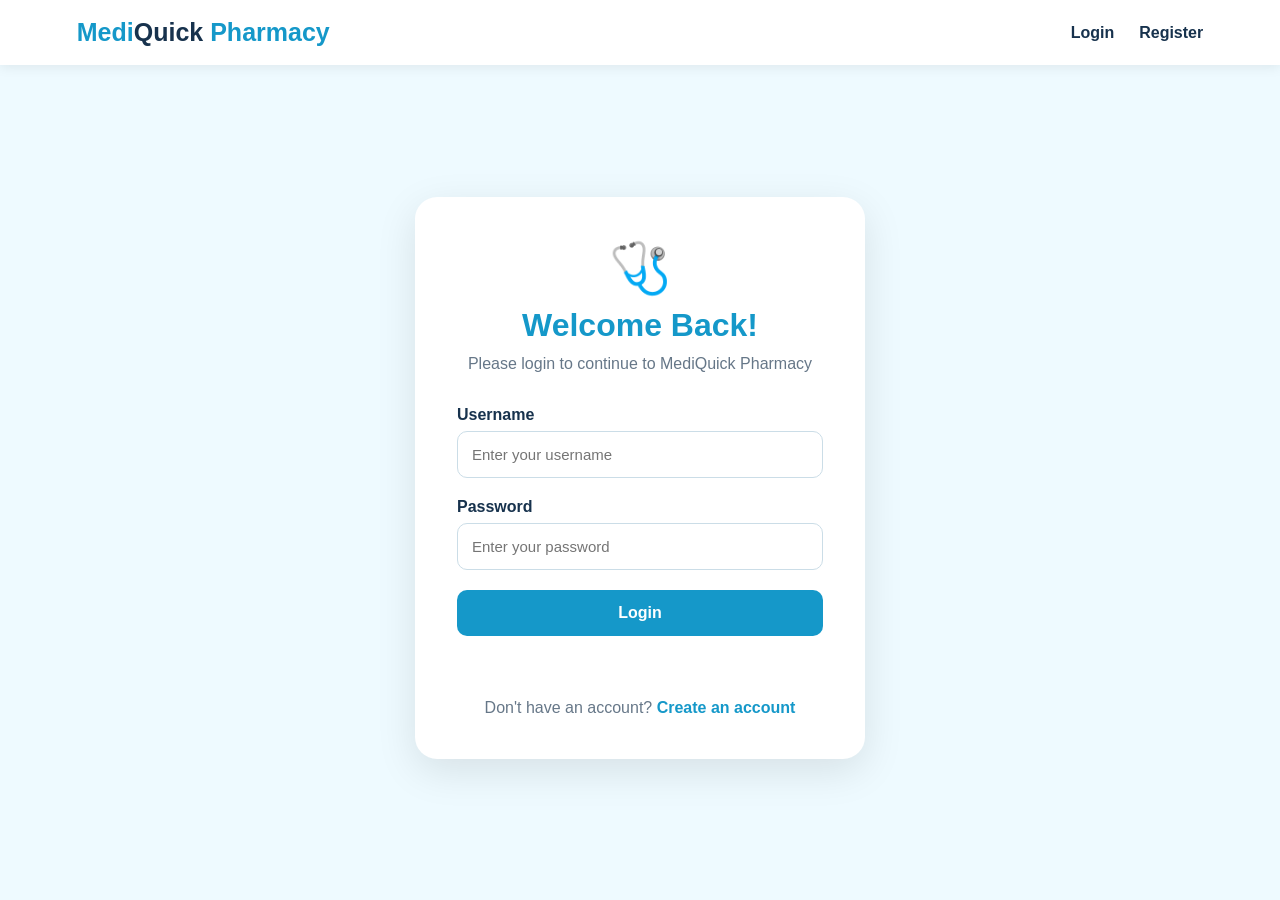
<file: index.html>
<!DOCTYPE html>
<html lang="en">
<head>

<meta charset="UTF-8">
<meta name="viewport" content="width=device-width, initial-scale=1.0">

<title>MediQuick Pharmacy - Home</title>

<script>
if (!localStorage.getItem("mediquickLoggedUser")) {
    window.location.replace("login.html");
}
</script>

<style>

*{
    margin:0;
    padding:0;
    box-sizing:border-box;
    font-family:Arial, Helvetica, sans-serif;
}

body{
    background:#f1fbff;
    color:#17324d;
}

/* NAVBAR */

.navbar{
    background:white;
    padding:18px 6%;
    display:flex;
    justify-content:space-between;
    align-items:center;
    box-shadow:0 2px 12px rgba(0,0,0,0.08);
    position:sticky;
    top:0;
    z-index:1000;
}

.logo{
    font-size:28px;
    font-weight:bold;
    color:#1598c9;
}

.logo span{
    color:#17324d;
}

.nav-links{
    display:flex;
    align-items:center;
    gap:24px;
    list-style:none;
}

.nav-links a{
    text-decoration:none;
    color:#17324d;
    font-weight:600;
}

.nav-links a:hover{
    color:#1598c9;
}

.logout-btn{
    border:none;
    background:#1598c9;
    color:white;
    padding:11px 19px;
    border-radius:9px;
    cursor:pointer;
    font-weight:bold;
}

.logout-btn:hover{
    background:#087da9;
}

/* WELCOME BAR */

.user-bar{
    background:#dff6ff;
    padding:12px 6%;
    text-align:right;
    color:#17617d;
}

/* HERO */

.hero{
    min-height:610px;
    display:flex;
    align-items:center;
    justify-content:space-between;
    gap:60px;
    padding:65px 8%;

    background:linear-gradient(
        135deg,
        #e8faff,
        #ffffff,
        #f2fbff
    );
}

.hero-text{
    max-width:650px;
}

.hero-text h1{
    font-size:55px;
    line-height:1.15;
    margin-bottom:22px;
}

.blue{
    color:#1598c9;
}

.hero-text p{
    font-size:19px;
    line-height:1.7;
    color:#5d7488;
    margin-bottom:32px;
}

.hero-buttons{
    display:flex;
    gap:16px;
}

.btn{
    text-decoration:none;
    padding:14px 27px;
    border-radius:11px;
    font-size:17px;
    font-weight:bold;
}

.primary{
    background:#1598c9;
    color:white;
}

.primary:hover{
    background:#087da9;
}

.secondary{
    background:white;
    color:#1598c9;
    border:2px solid #1598c9;
}

.secondary:hover{
    background:#e8faff;
}

/* NEW HEALTHCARE IMAGE */

.hero-image-box{
    width:480px;
    height:370px;
    border-radius:28px;
    overflow:hidden;
    background:white;
    box-shadow:0 18px 45px rgba(0,0,0,0.12);
    position:relative;
}

.hero-image{
    width:100%;
    height:100%;
    object-fit:cover;
}

/* FALLBACK */

.image-fallback{
    display:none;
    width:100%;
    height:100%;
    align-items:center;
    justify-content:center;
    flex-direction:column;
    background:#e8faff;
    text-align:center;
}

.image-fallback-icon{
    font-size:75px;
    margin-bottom:15px;
}

.image-fallback h3{
    color:#1598c9;
    font-size:25px;
}

.image-fallback p{
    color:#60788a;
    margin-top:8px;
}

/* SERVICES */

.services{
    padding:70px 8%;
    text-align:center;
    background:#f1fbff;
}

.services h2{
    font-size:35px;
    color:#17324d;
    margin-bottom:12px;
}

.services-intro{
    color:#6b7f90;
    font-size:17px;
    margin-bottom:40px;
}

.service-grid{
    display:grid;
    grid-template-columns:repeat(4,1fr);
    gap:25px;
}

.service-card{
    background:white;
    padding:32px 22px;
    border-radius:18px;
    box-shadow:0 7px 25px rgba(0,0,0,0.07);
    transition:0.3s;
}

.service-card:hover{
    transform:translateY(-6px);
}

.service-icon{
    font-size:48px;
    margin-bottom:18px;
}

.service-card h3{
    color:#1598c9;
    margin-bottom:12px;
}

.service-card p{
    color:#687c8d;
    line-height:1.6;
}

/* HEALTH SECTION */

.health-section{
    padding:65px 8%;
    background:white;
    text-align:center;
}

.health-section h2{
    color:#1598c9;
    font-size:32px;
    margin-bottom:15px;
}

.health-section p{
    max-width:750px;
    margin:auto;
    color:#687c8d;
    font-size:17px;
    line-height:1.7;
}

/* FOOTER */

footer{
    background:#17324d;
    color:white;
    text-align:center;
    padding:30px 8%;
}

footer h3{
    color:#8edcff;
    margin-bottom:8px;
}

footer p{
    color:#d9e8ef;
    margin:5px;
}

/* RESPONSIVE */

@media(max-width:1100px){

    .nav-links{
        gap:14px;
    }

    .hero-image-box{
        width:400px;
        height:320px;
    }

}

@media(max-width:850px){

    .navbar{
        flex-direction:column;
        gap:18px;
    }

    .nav-links{
        flex-wrap:wrap;
        justify-content:center;
    }

    .user-bar{
        text-align:center;
    }

    .hero{
        flex-direction:column;
        text-align:center;
        padding:55px 6%;
    }

    .hero-text h1{
        font-size:45px;
    }

    .hero-text p{
        margin-left:auto;
        margin-right:auto;
    }

    .hero-buttons{
        justify-content:center;
    }

    .hero-image-box{
        width:90%;
        max-width:500px;
        height:330px;
    }

    .service-grid{
        grid-template-columns:repeat(2,1fr);
    }

}

@media(max-width:600px){

    .logo{
        font-size:23px;
    }

    .nav-links{
        gap:12px;
    }

    .nav-links a{
        font-size:14px;
    }

    .hero-text h1{
        font-size:37px;
    }

    .hero-text p{
        font-size:16px;
    }

    .hero-buttons{
        flex-direction:column;
    }

    .btn{
        width:100%;
    }

    .hero-image-box{
        width:100%;
        height:270px;
    }

    .service-grid{
        grid-template-columns:1fr;
    }

}

</style>

</head>

<body>


<!-- NAVBAR -->

<nav class="navbar">

    <div class="logo">
        Medi<span>Quick</span> Pharmacy
    </div>

    <ul class="nav-links">

        <li>
            <a href="index.html">Home</a>
        </li>

        <li>
            <a href="shop.html">Shop</a>
        </li>

        <li>
            <a href="about.html">About Us</a>
        </li>

        <li>
            <a href="prescription.html">Prescriptions</a>
        </li>

        <li>
            <a href="consult.html">Consult Doctor</a>
        </li>

        <li>
            <a href="offers.html">Offers</a>
        </li>

        <li>
            <button
                class="logout-btn"
                onclick="logoutUser()">
                Logout
            </button>
        </li>

    </ul>

</nav>


<!-- WELCOME -->

<div class="user-bar">

    Welcome,
    <strong class="logged-user-name">
        Customer
    </strong>

</div>


<!-- HERO -->

<section class="hero">


    <div class="hero-text">

        <h1>

            <span class="blue">
                Trusted Care
            </span>

            & Better Health

        </h1>


        <p>

            Welcome to MediQuick Pharmacy.
            Your trusted online pharmacy for
            quality medicines, wellness products
            and convenient healthcare services.

        </p>


        <div class="hero-buttons">

            <a
                href="shop.html"
                class="btn primary">

                Shop Now →

            </a>


            <a
                href="about.html"
                class="btn secondary">

                Learn More

            </a>

        </div>

    </div>


    <!-- NEW PICTURE -->

    <div class="hero-image-box">

        <img
            src="https://images.unsplash.com/photo-1580281658223-9b93f18ae9ae?auto=format&fit=crop&w=900&q=85"
            alt="Healthcare Professional"
            class="hero-image"
            onerror="
                this.style.display='none';
                document.getElementById('imageFallback').style.display='flex';
            "
        >


        <div
            id="imageFallback"
            class="image-fallback">

            <div class="image-fallback-icon">
                🩺
            </div>

            <h3>
                MediQuick Healthcare
            </h3>

            <p>
                Trusted Care & Better Health
            </p>

        </div>

    </div>

</section>


<!-- SERVICES -->

<section class="services">

    <h2>
        Our Healthcare Services
    </h2>

    <p class="services-intro">

        Simple and convenient healthcare
        solutions for you and your family.

    </p>


    <div class="service-grid">


        <div class="service-card">

            <div class="service-icon">
                💊
            </div>

            <h3>
                Quality Medicines
            </h3>

            <p>
                Browse a wide range of
                healthcare and wellness
                products through our pharmacy.
            </p>

        </div>


        <div class="service-card">

            <div class="service-icon">
                📋
            </div>

            <h3>
                Prescription Service
            </h3>

            <p>
                Upload your prescription
                for verification by
                authorized pharmacy staff.
            </p>

        </div>


        <div class="service-card">

            <div class="service-icon">
                👨‍⚕️
            </div>

            <h3>
                Doctor Consultation
            </h3>

            <p>
                Send your healthcare inquiries
                through our consultation service.
            </p>

        </div>


        <div class="service-card">

            <div class="service-icon">
                🚚
            </div>

            <h3>
                Easy Ordering
            </h3>

            <p>
                Select healthcare products
                and place orders conveniently
                through our online platform.
            </p>

        </div>


    </div>

</section>


<!-- HEALTH MESSAGE -->

<section class="health-section">

    <h2>
        Your Health Matters
    </h2>

    <p>

        MediQuick Pharmacy is designed to make
        accessing healthcare products and services
        simple, convenient and reliable.

    </p>

</section>


<!-- FOOTER -->

<footer>

    <h3>
        MediQuick Pharmacy
    </h3>

    <p>
        Trust, Care & Better Health
    </p>

    <p>
        © 2026 MediQuick Pharmacy.
        All Rights Reserved.
    </p>

</footer>


<script src="script.js"></script>

</body>

</html>
</file>
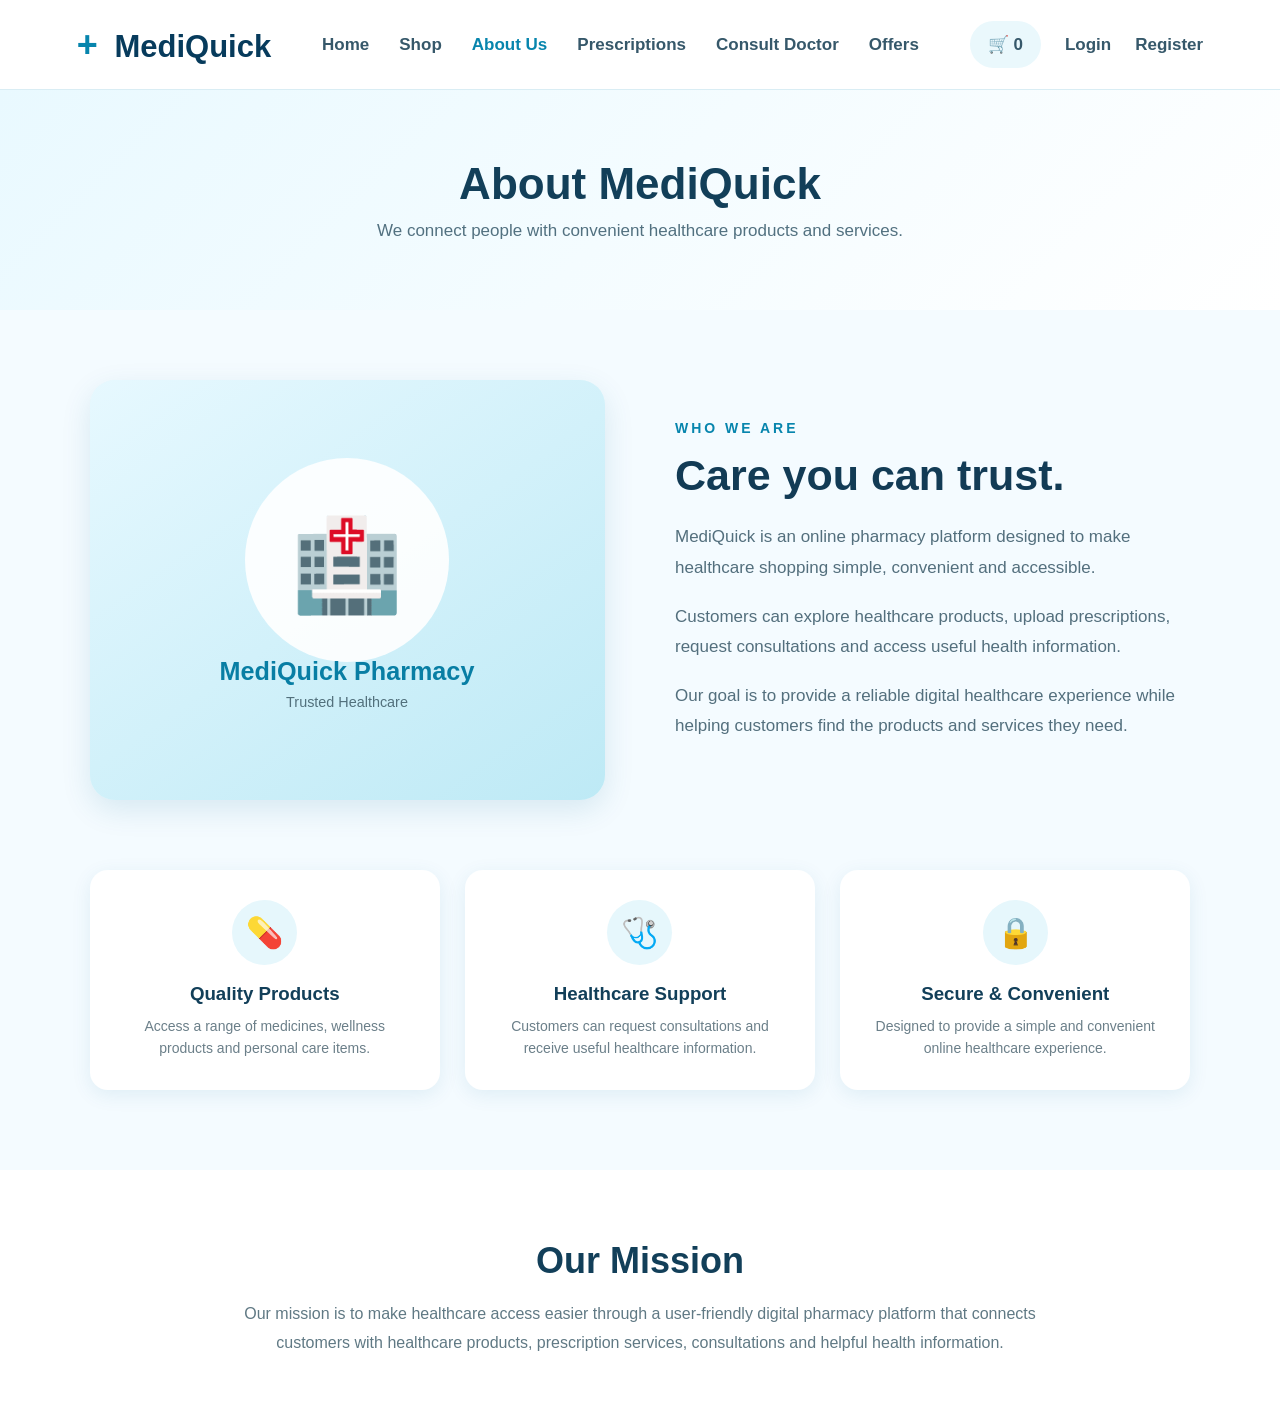
<file: about.html>
<!DOCTYPE html>
<html lang="en">
<head>
    <meta charset="UTF-8">
    <meta name="viewport" content="width=device-width, initial-scale=1.0">

    <title>About Us | MediQuick</title>

    <style>

        * {
            margin: 0;
            padding: 0;
            box-sizing: border-box;
        }

        body {
            font-family: Arial, Helvetica, sans-serif;
            background: #f4fbff;
            color: #234755;
        }

        /* ================= NAVBAR ================= */

        .navbar {
            width: 100%;
            height: 90px;
            background: #ffffff;
            border-bottom: 1px solid #d9edf4;
            display: flex;
            align-items: center;
        }

        .nav-container {
            width: 88%;
            max-width: 1400px;
            margin: auto;

            display: flex;
            align-items: center;
            justify-content: space-between;
        }

        .logo a {
            text-decoration: none;
            color: #073b5c;
            font-size: 31px;
            font-weight: 800;
            white-space: nowrap;
        }

        .logo-plus {
            color: #0785ad;
            font-size: 36px;
            font-weight: bold;
            margin-right: 8px;
        }

        .nav-links {
            display: flex;
            align-items: center;
            gap: 30px;
            list-style: none;
            margin: 0;
            padding: 0;
        }

        .nav-links li {
            list-style: none;
        }

        .nav-links a {
            text-decoration: none;
            color: #36586a;
            font-size: 17px;
            font-weight: 600;
            white-space: nowrap;
            transition: 0.3s;
        }

        .nav-links a:hover,
        .nav-links a.active {
            color: #0785ad;
        }

        .nav-right {
            display: flex;
            align-items: center;
            gap: 24px;
        }

        .nav-right a {
            text-decoration: none;
            color: #36586a;
            font-size: 17px;
            font-weight: 600;
            white-space: nowrap;
        }

        .nav-right a:hover {
            color: #0785ad;
        }

        .cart-btn {
            background: #eaf8fc;
            border-radius: 30px;
            padding: 13px 18px;
            min-width: 70px;
            text-align: center;
        }

        /* ================= HERO ================= */

        .about-hero {
            height: 220px;
            background: linear-gradient(
                135deg,
                #e9f9ff,
                #ffffff
            );

            display: flex;
            align-items: center;
            justify-content: center;
            text-align: center;
        }

        .about-hero h1 {
            color: #123f59;
            font-size: 44px;
            margin-bottom: 12px;
        }

        .about-hero p {
            color: #527180;
            font-size: 17px;
        }

        /* ================= ABOUT SECTION ================= */

        .about-section {
            width: 86%;
            max-width: 1250px;
            margin: 70px auto;

            display: grid;
            grid-template-columns: 1fr 1fr;
            gap: 70px;

            align-items: center;
        }

        /* IMAGE */

        .about-image {
            width: 100%;
            height: 420px;
            border-radius: 25px;
            overflow: hidden;
            background: #e5f7fc;
            box-shadow: 0 10px 30px rgba(0, 100, 140, 0.12);
        }

        .about-image img {
            width: 100%;
            height: 100%;
            object-fit: cover;
            display: block;
        }

        /* CONTENT */

        .about-content .small-title {
            color: #0785ad;
            font-size: 14px;
            font-weight: bold;
            letter-spacing: 3px;
            margin-bottom: 15px;
        }

        .about-content h2 {
            color: #123b55;
            font-size: 43px;
            line-height: 1.15;
            margin-bottom: 22px;
        }

        .about-content p {
            color: #536f7d;
            font-size: 17px;
            line-height: 1.8;
            margin-bottom: 18px;
        }

        /* ================= FEATURES ================= */

        .features {
            width: 86%;
            max-width: 1250px;
            margin: 0 auto 80px;

            display: grid;
            grid-template-columns: repeat(3, 1fr);
            gap: 25px;
        }

        .feature-card {
            background: white;
            padding: 30px;
            border-radius: 18px;
            text-align: center;

            box-shadow:
                0 5px 20px rgba(0, 100, 140, 0.09);

            transition: 0.3s;
        }

        .feature-card:hover {
            transform: translateY(-6px);
        }

        .feature-icon {
            width: 65px;
            height: 65px;

            margin: 0 auto 18px;

            display: flex;
            align-items: center;
            justify-content: center;

            background: #e6f7fc;
            border-radius: 50%;

            font-size: 30px;
        }

        .feature-card h3 {
            color: #123f59;
            margin-bottom: 10px;
        }

        .feature-card p {
            color: #6b7f89;
            line-height: 1.6;
            font-size: 14px;
        }

        /* ================= MISSION ================= */

        .mission {
            background: white;
            padding: 70px 8%;
            text-align: center;
        }

        .mission h2 {
            color: #123f59;
            font-size: 36px;
            margin-bottom: 18px;
        }

        .mission p {
            max-width: 800px;
            margin: auto;
            color: #607984;
            line-height: 1.8;
            font-size: 16px;
        }

        /* ================= RESPONSIVE ================= */

        @media (max-width: 1200px) {

            .nav-container {
                width: 94%;
            }

            .nav-links {
                gap: 18px;
            }

            .nav-links a,
            .nav-right a {
                font-size: 14px;
            }

            .logo a {
                font-size: 26px;
            }
        }

        @media (max-width: 900px) {

            .navbar {
                height: auto;
                padding: 18px 0;
            }

            .nav-container {
                flex-wrap: wrap;
                justify-content: center;
                gap: 18px;
            }

            .nav-links {
                order: 3;
                width: 100%;
                justify-content: center;
                flex-wrap: wrap;
            }

            .about-section {
                grid-template-columns: 1fr;
                gap: 40px;
            }

            .about-image {
                height: 350px;
            }

            .features {
                grid-template-columns: 1fr;
            }
        }

        @media (max-width: 600px) {

            .about-hero h1 {
                font-size: 34px;
            }

            .about-content h2 {
                font-size: 32px;
            }

            .about-section {
                width: 90%;
            }

            .features {
                width: 90%;
            }

            .nav-links {
                gap: 12px;
            }

            .nav-right {
                gap: 12px;
            }
        }

    </style>
</head>


<body>


    <!-- ================= NAVBAR ================= -->

    <header class="navbar">

        <div class="nav-container">

            <!-- LOGO -->

            <div class="logo">

                <a href="index.html">

                    <span class="logo-plus">+</span>
                    MediQuick

                </a>

            </div>


            <!-- MENU -->

            <ul class="nav-links">

                <li>
                    <a href="index.html">
                        Home
                    </a>
                </li>

                <li>
                    <a href="shop.html">
                        Shop
                    </a>
                </li>

                <li>
                    <a href="about.html" class="active">
                        About Us
                    </a>
                </li>

                <li>
                    <a href="prescription.html">
                        Prescriptions
                    </a>
                </li>

                <li>
                    <a href="consult.html">
                        Consult Doctor
                    </a>
                </li>

                <li>
                    <a href="offers.html">
                        Offers
                    </a>
                </li>

            </ul>


            <!-- RIGHT SIDE -->

            <div class="nav-right">

                <a href="shop.html#cart" class="cart-btn">

                    🛒 <span id="cartCount">0</span>

                </a>

                <a href="login.html">
                    Login
                </a>

                <a href="register.html">
                    Register
                </a>

            </div>

        </div>

    </header>



    <!-- ================= HERO ================= -->

    <section class="about-hero">

        <div>

            <h1>
                About MediQuick
            </h1>

            <p>
                We connect people with convenient healthcare products and services.
            </p>

        </div>

    </section>



    <!-- ================= ABOUT ================= -->

    <section class="about-section">


        <!-- IMAGE -->

        <div class="about-image">

            <img
                id="aboutImage"
                src="https://images.unsplash.com/photo-1576091160399-112ba8d25d1d?auto=format&fit=crop&w=1000&q=85"
                alt="Healthcare professionals"
            >

        </div>



        <!-- CONTENT -->

        <div class="about-content">

            <div class="small-title">
                WHO WE ARE
            </div>

            <h2>
                Care you can trust.
            </h2>

            <p>
                MediQuick is an online pharmacy platform designed to make
                healthcare shopping simple, convenient and accessible.
            </p>

            <p>
                Customers can explore healthcare products, upload prescriptions,
                request consultations and access useful health information.
            </p>

            <p>
                Our goal is to provide a reliable digital healthcare experience
                while helping customers find the products and services they need.
            </p>

        </div>

    </section>



    <!-- ================= FEATURES ================= -->

    <section class="features">


        <div class="feature-card">

            <div class="feature-icon">
                💊
            </div>

            <h3>
                Quality Products
            </h3>

            <p>
                Access a range of medicines, wellness products and personal care items.
            </p>

        </div>



        <div class="feature-card">

            <div class="feature-icon">
                🩺
            </div>

            <h3>
                Healthcare Support
            </h3>

            <p>
                Customers can request consultations and receive useful healthcare information.
            </p>

        </div>



        <div class="feature-card">

            <div class="feature-icon">
                🔒
            </div>

            <h3>
                Secure & Convenient
            </h3>

            <p>
                Designed to provide a simple and convenient online healthcare experience.
            </p>

        </div>

    </section>



    <!-- ================= MISSION ================= -->

    <section class="mission">

        <h2>
            Our Mission
        </h2>

        <p>
            Our mission is to make healthcare access easier through a
            user-friendly digital pharmacy platform that connects customers
            with healthcare products, prescription services, consultations
            and helpful health information.
        </p>

    </section>



    <!-- ================= IMAGE FALLBACK ================= -->

    <script>

        const aboutImage =
            document.getElementById("aboutImage");


        aboutImage.addEventListener(
            "error",
            function () {

                this.onerror = null;

                const svg = `

                    <svg
                        xmlns="http://www.w3.org/2000/svg"
                        width="1000"
                        height="700"
                        viewBox="0 0 1000 700">

                        <defs>

                            <linearGradient
                                id="bg"
                                x1="0"
                                y1="0"
                                x2="1"
                                y2="1">

                                <stop
                                    offset="0%"
                                    stop-color="#e8f9ff"/>

                                <stop
                                    offset="100%"
                                    stop-color="#bce9f5"/>

                            </linearGradient>

                        </defs>


                        <rect
                            width="1000"
                            height="700"
                            fill="url(#bg)"/>


                        <circle
                            cx="500"
                            cy="300"
                            r="170"
                            fill="white"
                            opacity="0.9"/>


                        <text
                            x="500"
                            y="360"
                            text-anchor="middle"
                            font-size="150">

                            🏥

                        </text>


                        <text
                            x="500"
                            y="500"
                            text-anchor="middle"
                            font-family="Arial"
                            font-size="42"
                            font-weight="bold"
                            fill="#087ea4">

                            MediQuick Pharmacy

                        </text>


                        <text
                            x="500"
                            y="545"
                            text-anchor="middle"
                            font-family="Arial"
                            font-size="24"
                            fill="#52707c">

                            Trusted Healthcare

                        </text>

                    </svg>

                `;


                this.src =
                    "data:image/svg+xml;charset=UTF-8," +
                    encodeURIComponent(svg);

            }
        );


        /* Cart count */

        const cart =
            JSON.parse(
                localStorage.getItem("mediquickCart")
            ) || [];


        const cartCount =
            document.getElementById("cartCount");


        if (cartCount) {

            const total =
                cart.reduce(
                    (sum, item) =>
                        sum + item.quantity,
                    0
                );

            cartCount.textContent = total;

        }

    </script>


</body>
</html>
</file>
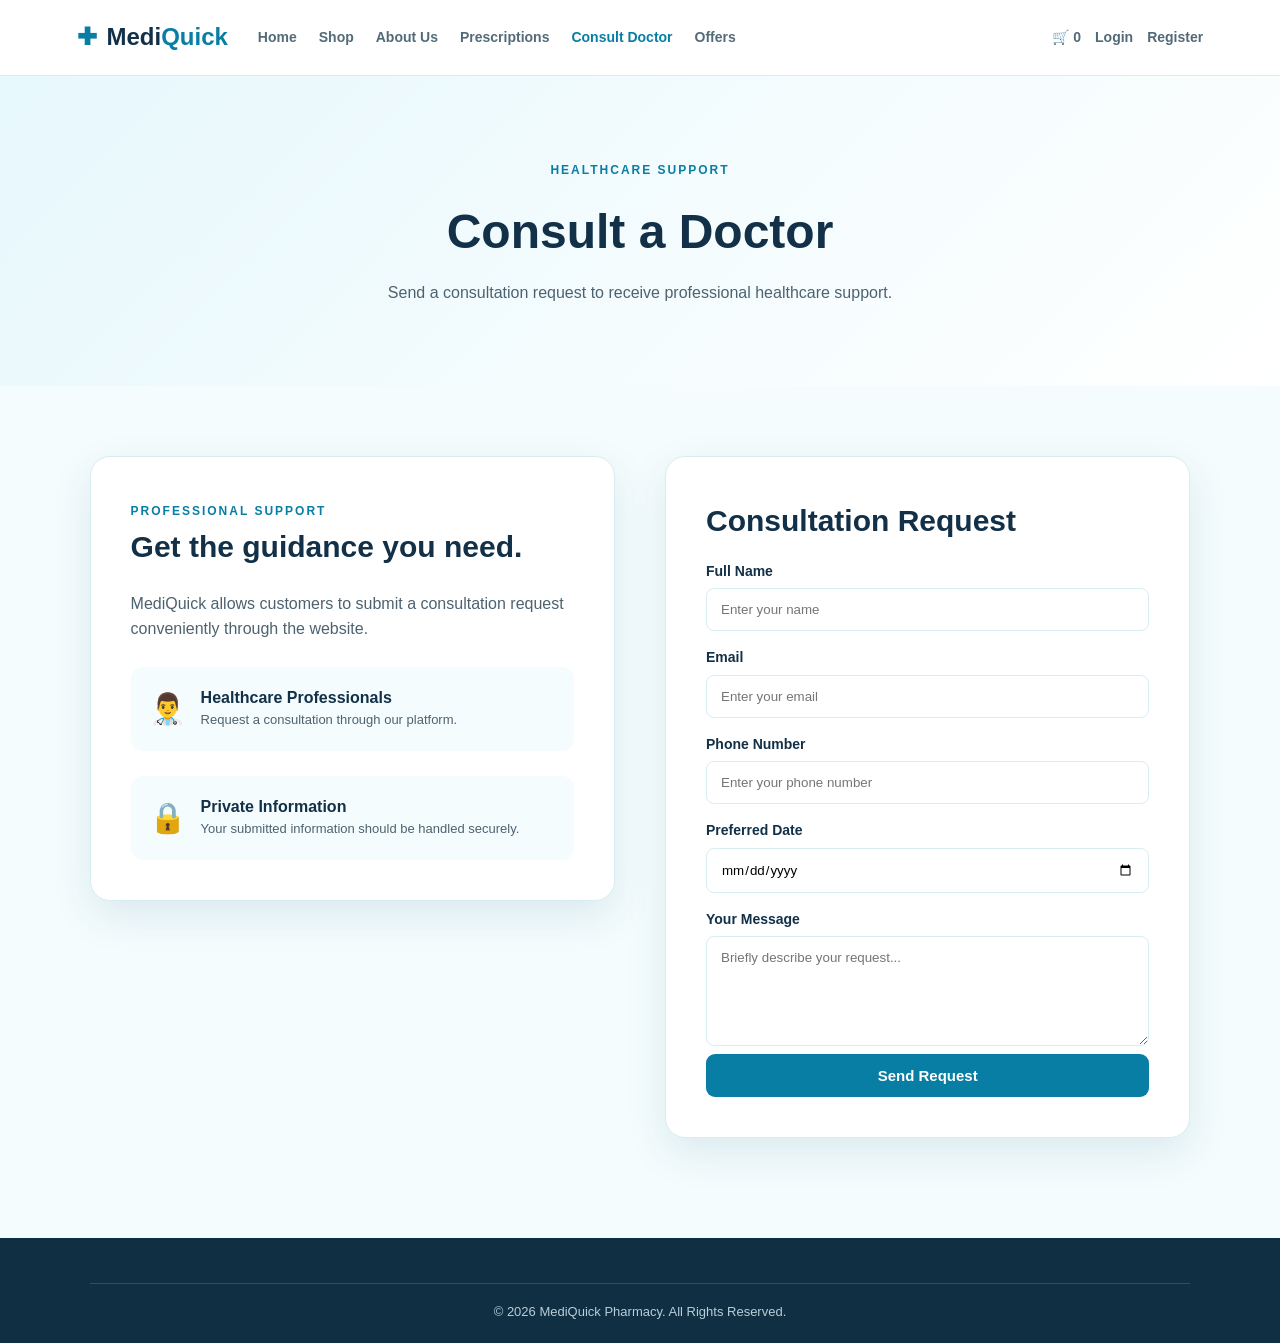
<file: consult.html>
<!DOCTYPE html>
<html lang="en">

<head>

    <meta charset="UTF-8">
    <meta name="viewport" content="width=device-width, initial-scale=1.0">

    <title>Consult Doctor | MediQuick</title>

    <link rel="stylesheet" href="styles.css">

</head>

<body>

<header class="navbar">

    <a href="index.html" class="logo">
        <span class="logo-icon">✚</span>
        Medi<span>Quick</span>
    </a>

    <nav>

        <a href="index.html">Home</a>
        <a href="shop.html">Shop</a>
        <a href="about.html">About Us</a>
        <a href="prescription.html">Prescriptions</a>
        <a href="consult.html" class="active">Consult Doctor</a>
        <a href="offers.html">Offers</a>

    </nav>

    <div class="nav-right">

        <a href="shop.html#cart">
            🛒 <span id="cartCount">0</span>
        </a>

        <a href="login.html" id="loginNav">Login</a>

        <a href="register.html" id="registerNav">
            Register
        </a>

        <button id="logoutBtn"
                class="logout-btn"
                onclick="logout()"
                style="display:none;">
            Logout
        </button>

    </div>

</header>


<section class="page-header">

    <span>HEALTHCARE SUPPORT</span>

    <h1>Consult a Doctor</h1>

    <p>
        Send a consultation request to receive professional healthcare support.
    </p>

</section>


<section class="consult-section">

    <div class="consult-info">

        <span class="small-title">PROFESSIONAL SUPPORT</span>

        <h2>Get the guidance you need.</h2>

        <p>
            MediQuick allows customers to submit a consultation request
            conveniently through the website.
        </p>


        <div class="doctor-feature">

            <div>👨‍⚕️</div>

            <div>
                <strong>Healthcare Professionals</strong>
                <p>Request a consultation through our platform.</p>
            </div>

        </div>


        <div class="doctor-feature">

            <div>🔒</div>

            <div>
                <strong>Private Information</strong>
                <p>Your submitted information should be handled securely.</p>
            </div>

        </div>

    </div>


    <div class="form-card">

        <h2>Consultation Request</h2>

        <form onsubmit="submitConsultation(event)">

            <label>Full Name</label>

            <input
                type="text"
                placeholder="Enter your name"
                required>


            <label>Email</label>

            <input
                type="email"
                placeholder="Enter your email"
                required>


            <label>Phone Number</label>

            <input
                type="tel"
                placeholder="Enter your phone number"
                required>


            <label>Preferred Date</label>

            <input
                type="date"
                required>


            <label>Your Message</label>

            <textarea
                placeholder="Briefly describe your request..."
                required></textarea>


            <button
                type="submit"
                class="btn primary-btn full-btn">
                Send Request
            </button>

        </form>


        <div
            id="consultMessage"
            class="success-message"
            style="display:none;">
        </div>

    </div>

</section>


<footer>

    <div class="copyright">
        © 2026 MediQuick Pharmacy. All Rights Reserved.
    </div>

</footer>


<script src="script.js"></script>

</body>
</html>
</file>
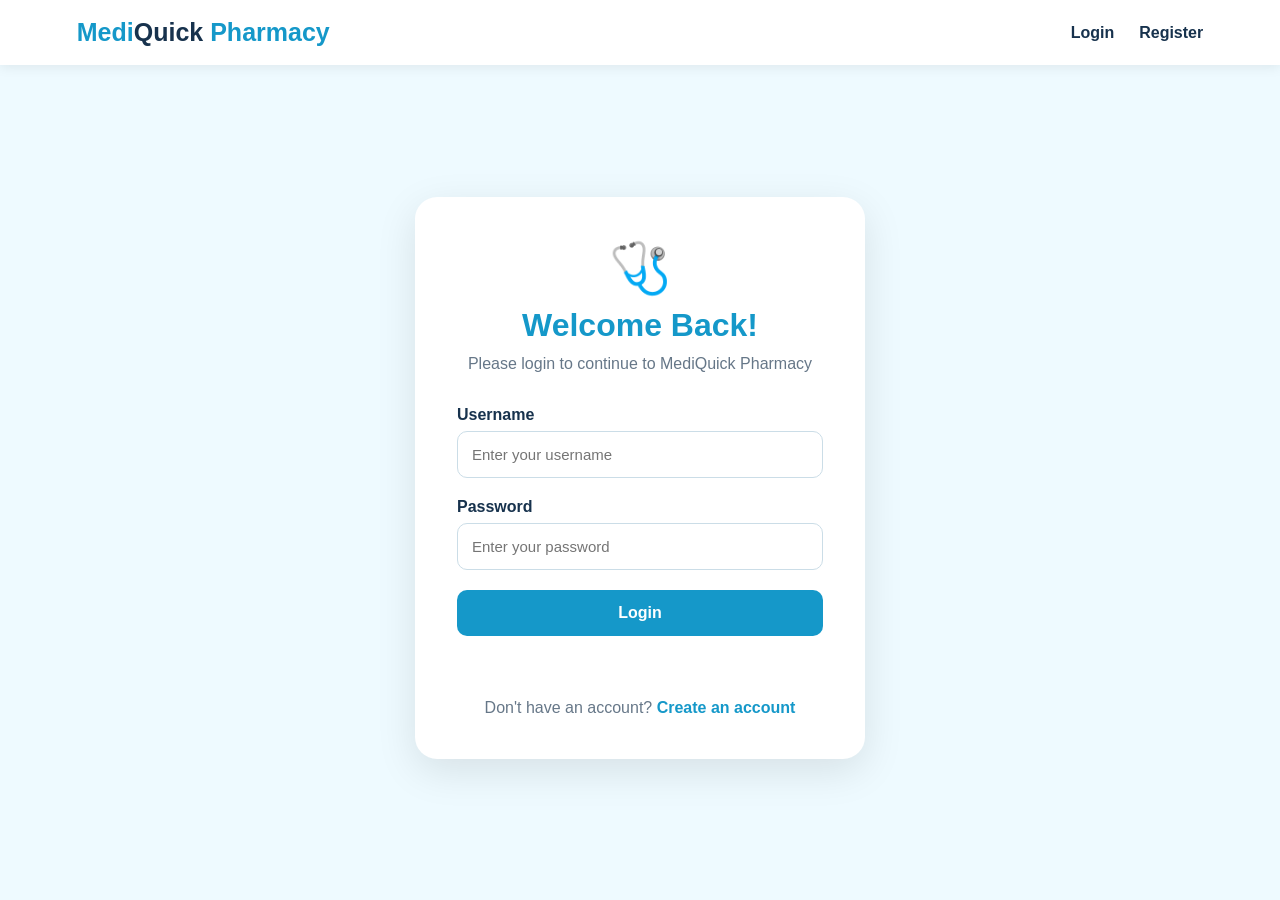
<file: login.html>
<!DOCTYPE html>
<html lang="en">

<head>

    <meta charset="UTF-8">

    <meta
        name="viewport"
        content="width=device-width, initial-scale=1.0">

    <title>
        Welcome Back - MediQuick Pharmacy
    </title>

    <style>

        *{
            margin:0;
            padding:0;
            box-sizing:border-box;
            font-family:Arial, sans-serif;
        }

        body{
            background:#eefaff;
            color:#17324d;
        }

        /* NAVBAR */

        .navbar{
            background:white;
            padding:18px 6%;
            display:flex;
            align-items:center;
            justify-content:space-between;
            box-shadow:0 2px 12px rgba(0,0,0,0.08);
        }

        .logo{
            font-size:25px;
            font-weight:bold;
            color:#1598c9;
        }

        .logo span{
            color:#17324d;
        }

        .nav-links{
            display:flex;
            gap:25px;
            align-items:center;
            list-style:none;
        }

        .nav-links a{
            text-decoration:none;
            color:#17324d;
            font-weight:600;
        }

        .nav-links a:hover{
            color:#1598c9;
        }

        /* LOGIN */

        .login-container{
            min-height:calc(100vh - 75px);
            display:flex;
            justify-content:center;
            align-items:center;
            padding:40px 20px;
        }

        .login-box{
            width:100%;
            max-width:450px;
            background:white;
            padding:42px;
            border-radius:22px;
            box-shadow:0 12px 40px rgba(0,0,0,0.10);
        }

        .login-icon{
            text-align:center;
            font-size:50px;
            margin-bottom:10px;
        }

        .login-box h1{
            text-align:center;
            color:#1598c9;
            font-size:32px;
            margin-bottom:8px;
        }

        .subtitle{
            text-align:center;
            color:#667788;
            margin-bottom:30px;
            line-height:1.5;
        }

        .form-group{
            margin-bottom:20px;
        }

        .form-group label{
            display:block;
            margin-bottom:7px;
            font-weight:bold;
        }

        .form-group input{
            width:100%;
            padding:14px;
            border:1px solid #cbdde7;
            border-radius:10px;
            font-size:15px;
            outline:none;
        }

        .form-group input:focus{
            border-color:#1598c9;
            box-shadow:0 0 0 3px rgba(21,152,201,0.10);
        }

        .login-btn{
            width:100%;
            padding:14px;
            border:none;
            border-radius:10px;
            background:#1598c9;
            color:white;
            font-size:16px;
            font-weight:bold;
            cursor:pointer;
        }

        .login-btn:hover{
            background:#087da9;
        }

        .message{
            text-align:center;
            margin-top:18px;
            font-weight:bold;
            min-height:20px;
        }

        .register-link{
            text-align:center;
            margin-top:25px;
            color:#667788;
        }

        .register-link a{
            color:#1598c9;
            font-weight:bold;
            text-decoration:none;
        }

        .register-link a:hover{
            text-decoration:underline;
        }

        @media(max-width:800px){

            .navbar{
                flex-direction:column;
                gap:15px;
            }

            .nav-links{
                flex-wrap:wrap;
                justify-content:center;
                gap:15px;
            }

        }

    </style>

</head>

<body>


<!-- NAVBAR -->

<nav class="navbar">

    <div class="logo">
        Medi<span>Quick</span> Pharmacy
    </div>

    <ul class="nav-links">

        <li>
            <a href="login.html">
                Login
            </a>
        </li>

        <li>
            <a href="register.html">
                Register
            </a>
        </li>

    </ul>

</nav>


<!-- LOGIN -->

<div class="login-container">

    <div class="login-box">

        <div class="login-icon">
            🩺
        </div>

        <h1>
            Welcome Back!
        </h1>

        <p class="subtitle">
            Please login to continue to
            MediQuick Pharmacy
        </p>


        <form id="loginForm">

            <div class="form-group">

                <label for="loginUsername">
                    Username
                </label>

                <input
                    type="text"
                    id="loginUsername"
                    placeholder="Enter your username"
                    required>

            </div>


            <div class="form-group">

                <label for="loginPassword">
                    Password
                </label>

                <input
                    type="password"
                    id="loginPassword"
                    placeholder="Enter your password"
                    required>

            </div>


            <button
                type="submit"
                class="login-btn">

                Login

            </button>

        </form>


        <div
            id="loginMessage"
            class="message">
        </div>


        <div class="register-link">

            Don't have an account?

            <a href="register.html">
                Create an account
            </a>

        </div>

    </div>

</div>


<script src="script.js"></script>

</body>

</html>
</file>
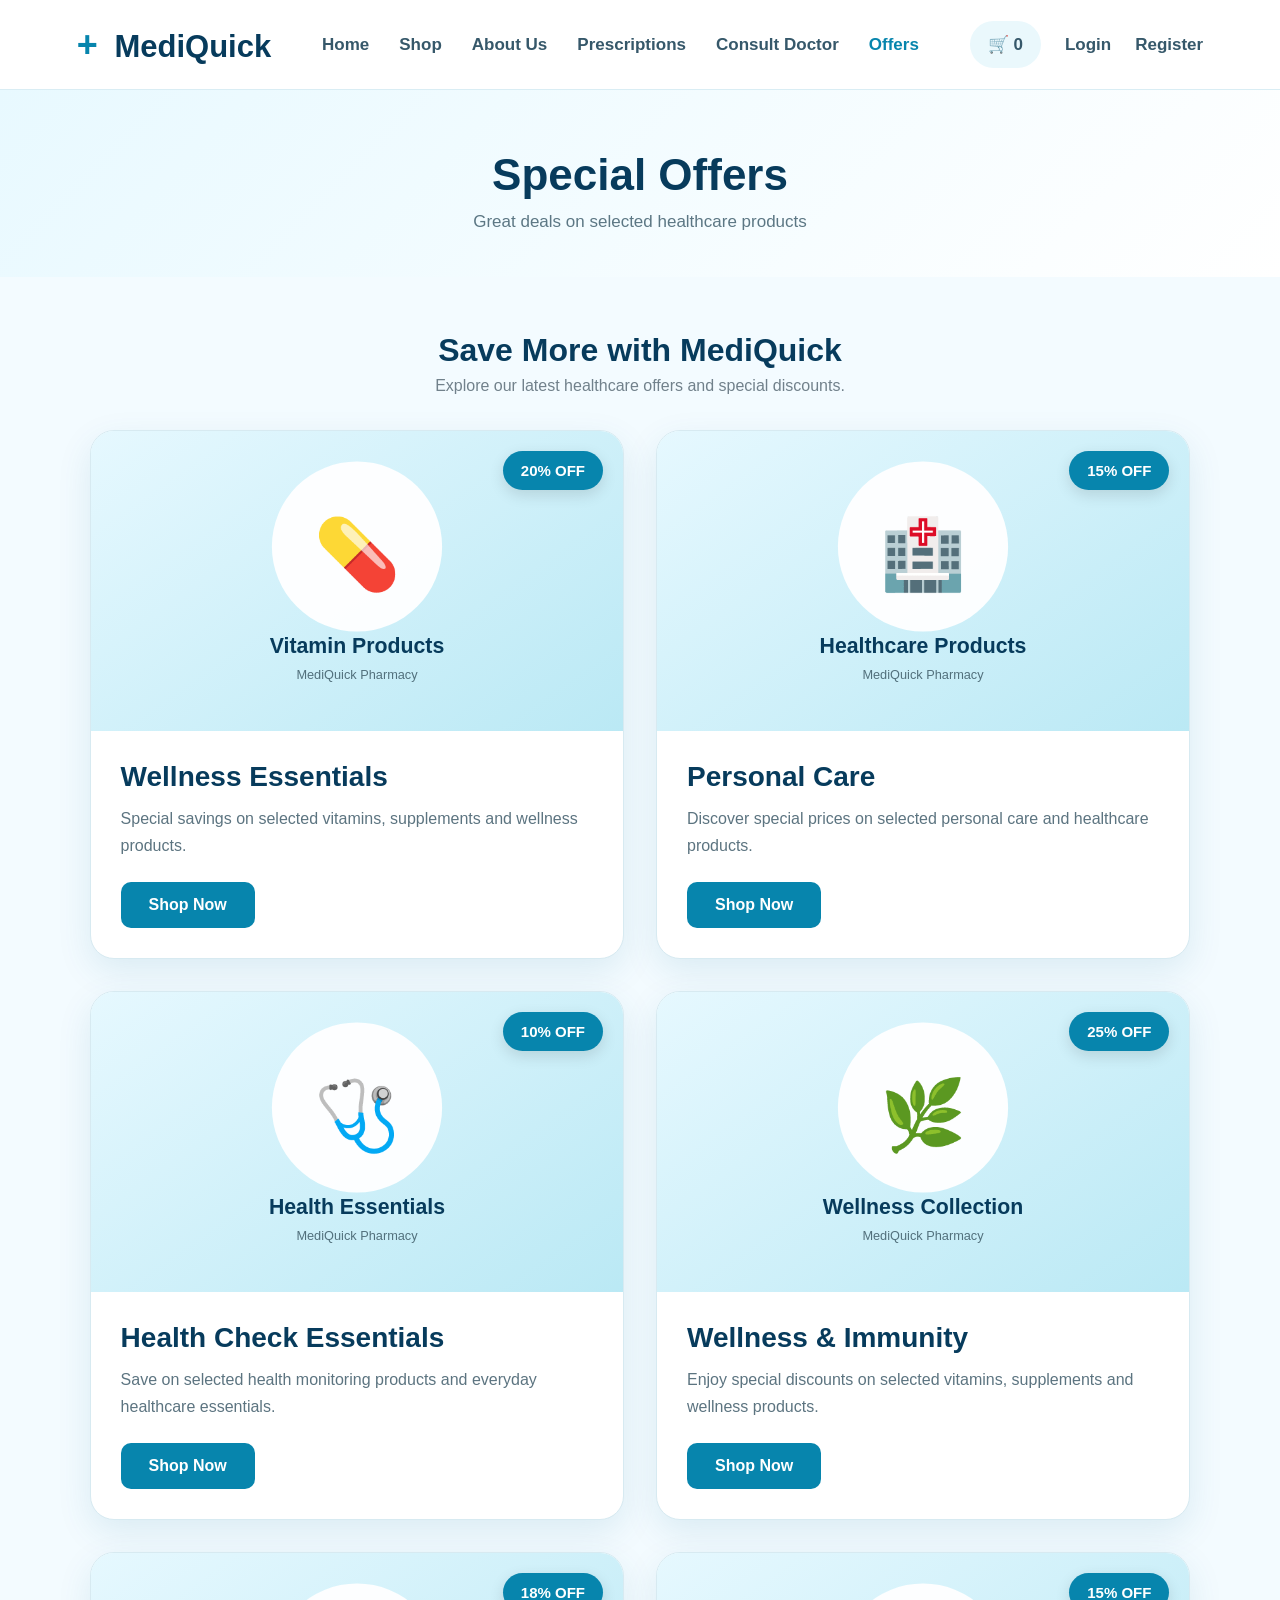
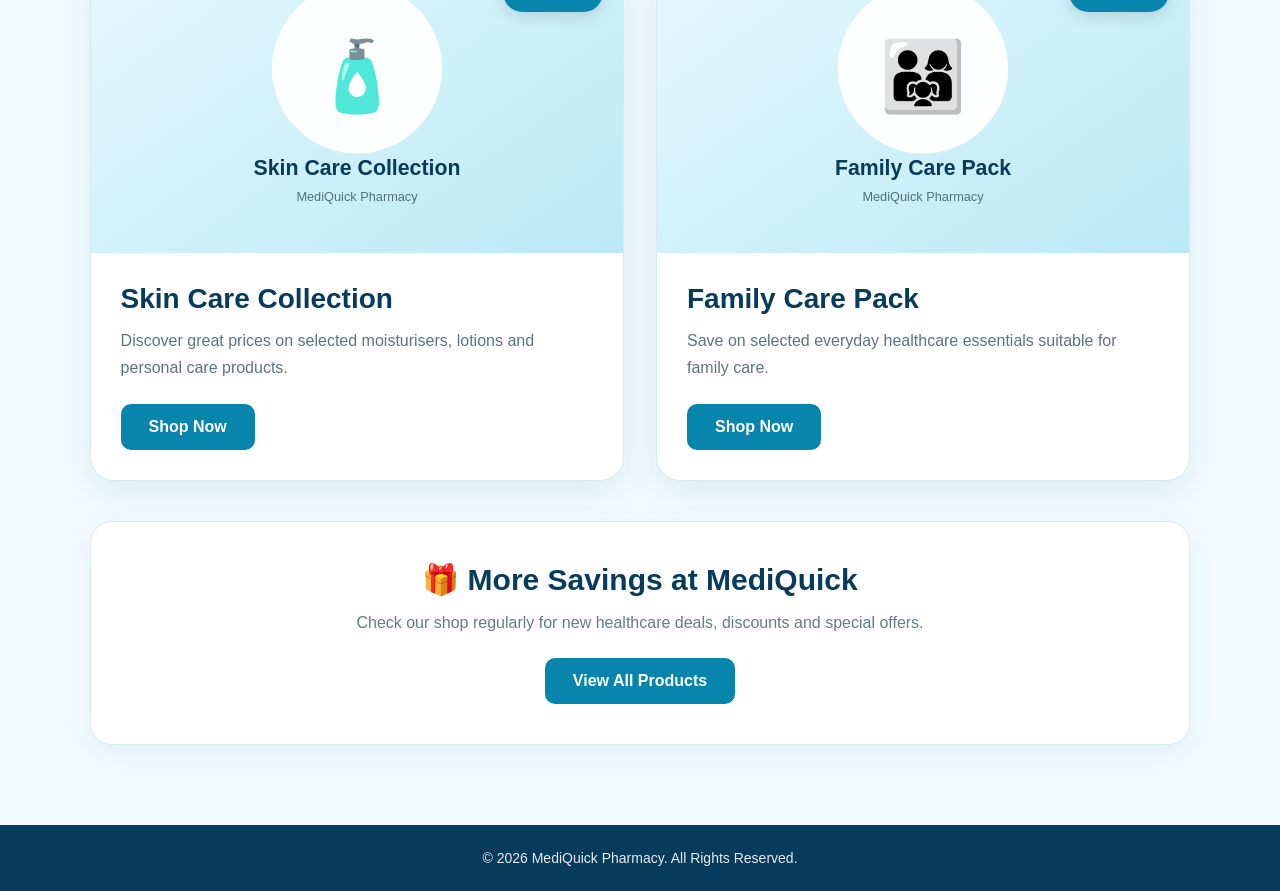
<file: offers.html>
<!DOCTYPE html>
<html lang="en">

<head>
    <meta charset="UTF-8">
    <meta name="viewport" content="width=device-width, initial-scale=1.0">

    <title>Offers | MediQuick</title>

    <style>

        * {
            margin: 0;
            padding: 0;
            box-sizing: border-box;
        }

        body {
            font-family: Arial, Helvetica, sans-serif;
            background: #f3fbff;
            color: #234755;
        }

        /* ================= NAVBAR ================= */

        .navbar {
            width: 100%;
            height: 90px;
            background: #ffffff;
            border-bottom: 1px solid #d9edf4;
            display: flex;
            align-items: center;
        }

        .nav-container {
            width: 88%;
            max-width: 1400px;
            margin: auto;

            display: flex;
            align-items: center;
            justify-content: space-between;
            gap: 25px;
        }

        .logo a {
            text-decoration: none;
            color: #073b5c;
            font-size: 31px;
            font-weight: 800;
            white-space: nowrap;
        }

        .logo-plus {
            color: #0785ad;
            font-size: 36px;
            margin-right: 8px;
        }

        /* MENU */

        .nav-links {
            display: flex;
            align-items: center;
            gap: 30px;
            list-style: none;
        }

        .nav-links li {
            list-style: none;
        }

        .nav-links a {
            text-decoration: none;
            color: #36586a;
            font-size: 17px;
            font-weight: 600;
            white-space: nowrap;
            transition: 0.3s;
        }

        .nav-links a:hover,
        .nav-links a.active {
            color: #0785ad;
        }

        /* RIGHT */

        .nav-right {
            display: flex;
            align-items: center;
            gap: 24px;
        }

        .nav-right a {
            text-decoration: none;
            color: #36586a;
            font-size: 17px;
            font-weight: 600;
            white-space: nowrap;
        }

        .nav-right a:hover {
            color: #0785ad;
        }

        .cart-btn {
            background: #eaf8fc;
            border-radius: 30px;
            padding: 13px 18px;
        }


        /* ================= HERO ================= */

        .hero {
            padding: 60px 20px 45px;
            text-align: center;

            background:
                linear-gradient(
                    135deg,
                    #e8f9ff,
                    #ffffff
                );
        }

        .hero h1 {
            color: #073b5c;
            font-size: 44px;
            margin-bottom: 12px;
        }

        .hero p {
            color: #5c7784;
            font-size: 17px;
        }


        /* ================= OFFERS SECTION ================= */

        .offers-section {
            width: 86%;
            max-width: 1250px;
            margin: 55px auto 80px;
        }

        .offers-title {
            text-align: center;
            margin-bottom: 35px;
        }

        .offers-title h2 {
            color: #073b5c;
            font-size: 32px;
            margin-bottom: 8px;
        }

        .offers-title p {
            color: #71818b;
        }


        /* ================= GRID ================= */

        .offers-grid {
            display: grid;
            grid-template-columns: repeat(2, 1fr);
            gap: 32px;
        }


        /* ================= OFFER CARD ================= */

        .offer-card {
            background: #ffffff;
            border: 1px solid #d7eaf1;
            border-radius: 24px;
            overflow: hidden;

            box-shadow:
                0 12px 35px rgba(0, 100, 140, 0.10);

            transition: 0.3s;
        }

        .offer-card:hover {
            transform: translateY(-7px);

            box-shadow:
                0 18px 40px rgba(0, 100, 140, 0.16);
        }


        /* ================= IMAGE ================= */

        .offer-image {
            width: 100%;
            height: 300px;
            position: relative;
            overflow: hidden;
            background: #e8f8fc;
        }

        .offer-image img {
            width: 100%;
            height: 100%;
            object-fit: cover;
            display: block;
        }


        /* ================= DISCOUNT ================= */

        .discount {
            position: absolute;
            top: 20px;
            right: 20px;

            background: #0785ad;
            color: #ffffff;

            padding: 11px 18px;

            border-radius: 30px;

            font-size: 15px;
            font-weight: bold;

            z-index: 10;

            box-shadow:
                0 5px 15px rgba(0, 0, 0, 0.12);
        }


        /* ================= CONTENT ================= */

        .offer-content {
            padding: 30px;
        }

        .offer-content h2 {
            color: #073b5c;
            font-size: 28px;
            margin-bottom: 12px;
        }

        .offer-content p {
            color: #5c7480;
            font-size: 16px;
            line-height: 1.7;
            min-height: 55px;
            margin-bottom: 22px;
        }


        /* ================= BUTTON ================= */

        .shop-btn {
            display: inline-block;

            text-decoration: none;

            background: #0785ad;
            color: #ffffff;

            padding: 14px 28px;

            border-radius: 10px;

            font-size: 16px;
            font-weight: bold;

            transition: 0.3s;
        }

        .shop-btn:hover {
            background: #056b89;
            transform: translateY(-2px);
        }


        /* ================= SPECIAL OFFER ================= */

        .special-offer {
            margin-top: 40px;

            background: #ffffff;

            border: 1px solid #d7eaf1;

            border-radius: 22px;

            padding: 40px;

            text-align: center;

            box-shadow:
                0 10px 30px rgba(0, 100, 140, 0.08);
        }

        .special-offer h2 {
            color: #073b5c;
            font-size: 30px;
            margin-bottom: 12px;
        }

        .special-offer p {
            color: #637c87;
            line-height: 1.7;
            margin-bottom: 22px;
        }


        /* ================= FOOTER ================= */

        footer {
            background: #073b5c;
            color: white;
            text-align: center;
            padding: 25px 15px;
        }

        footer p {
            font-size: 14px;
            opacity: 0.9;
        }


        /* ================= RESPONSIVE ================= */

        @media (max-width: 1200px) {

            .nav-container {
                width: 94%;
            }

            .nav-links {
                gap: 18px;
            }

            .nav-links a,
            .nav-right a {
                font-size: 14px;
            }

            .logo a {
                font-size: 26px;
            }

        }


        @media (max-width: 950px) {

            .navbar {
                height: auto;
                padding: 18px 0;
            }

            .nav-container {
                flex-wrap: wrap;
                justify-content: center;
            }

            .nav-links {
                order: 3;
                width: 100%;
                justify-content: center;
                flex-wrap: wrap;
            }

            .offers-grid {
                grid-template-columns: 1fr;
            }

        }


        @media (max-width: 600px) {

            .hero h1 {
                font-size: 34px;
            }

            .offers-section {
                width: 92%;
            }

            .offer-image {
                height: 250px;
            }

            .offer-content {
                padding: 24px;
            }

            .offer-content h2 {
                font-size: 24px;
            }

            .nav-links {
                gap: 12px;
            }

            .nav-right {
                gap: 12px;
            }

        }

    </style>

</head>


<body>


    <!-- ==================================================
         NAVBAR
    ================================================== -->

    <header class="navbar">

        <div class="nav-container">


            <!-- LOGO -->

            <div class="logo">

                <a href="index.html">

                    <span class="logo-plus">+</span>
                    MediQuick

                </a>

            </div>


            <!-- NAVIGATION -->

            <ul class="nav-links">

                <li>
                    <a href="index.html">
                        Home
                    </a>
                </li>

                <li>
                    <a href="shop.html">
                        Shop
                    </a>
                </li>

                <li>
                    <a href="about.html">
                        About Us
                    </a>
                </li>

                <li>
                    <a href="prescription.html">
                        Prescriptions
                    </a>
                </li>

                <li>
                    <a href="consult.html">
                        Consult Doctor
                    </a>
                </li>

                <li>
                    <a href="offers.html" class="active">
                        Offers
                    </a>
                </li>

            </ul>


            <!-- RIGHT SIDE -->

            <div class="nav-right">

                <a
                    href="shop.html#cart"
                    class="cart-btn">

                    🛒
                    <span id="cartCount">0</span>

                </a>

                <a href="login.html">
                    Login
                </a>

                <a href="register.html">
                    Register
                </a>

            </div>

        </div>

    </header>



    <!-- ==================================================
         HERO
    ================================================== -->

    <section class="hero">

        <h1>
            Special Offers
        </h1>

        <p>
            Great deals on selected healthcare products
        </p>

    </section>



    <!-- ==================================================
         OFFERS
    ================================================== -->

    <section class="offers-section">


        <div class="offers-title">

            <h2>
                Save More with MediQuick
            </h2>

            <p>
                Explore our latest healthcare offers and special discounts.
            </p>

        </div>


        <div class="offers-grid">


            <!-- ==================================================
                 OFFER 1
            ================================================== -->

            <div class="offer-card">

                <div class="offer-image">

                    <span class="discount">
                        20% OFF
                    </span>

                    <img
                        src="https://images.unsplash.com/photo-1607619056574-7b8d3ee536b2?auto=format&fit=crop&w=1000&q=85"
                        alt="Vitamin products"
                        onerror="showFallback(this, 'Vitamin Products', '💊')"
                    >

                </div>


                <div class="offer-content">

                    <h2>
                        Wellness Essentials
                    </h2>

                    <p>
                        Special savings on selected vitamins,
                        supplements and wellness products.
                    </p>

                    <a
                        href="shop.html"
                        class="shop-btn">

                        Shop Now

                    </a>

                </div>

            </div>



            <!-- ==================================================
                 OFFER 2
            ================================================== -->

            <div class="offer-card">

                <div class="offer-image">

                    <span class="discount">
                        15% OFF
                    </span>

                    <img
                        src="https://images.unsplash.com/photo-1585435557343-3b092031a831?auto=format&fit=crop&w=1000&q=85"
                        alt="Healthcare products"
                        onerror="showFallback(this, 'Healthcare Products', '🏥')"
                    >

                </div>


                <div class="offer-content">

                    <h2>
                        Personal Care
                    </h2>

                    <p>
                        Discover special prices on selected
                        personal care and healthcare products.
                    </p>

                    <a
                        href="shop.html"
                        class="shop-btn">

                        Shop Now

                    </a>

                </div>

            </div>



            <!-- ==================================================
                 OFFER 3
            ================================================== -->

            <div class="offer-card">

                <div class="offer-image">

                    <span class="discount">
                        10% OFF
                    </span>

                    <img
                        src="https://images.unsplash.com/photo-1584982751601-97dcc096659c?auto=format&fit=crop&w=1000&q=85"
                        alt="Health check products"
                        onerror="showFallback(this, 'Health Essentials', '🩺')"
                    >

                </div>


                <div class="offer-content">

                    <h2>
                        Health Check Essentials
                    </h2>

                    <p>
                        Save on selected health monitoring
                        products and everyday healthcare essentials.
                    </p>

                    <a
                        href="shop.html"
                        class="shop-btn">

                        Shop Now

                    </a>

                </div>

            </div>



            <!-- ==================================================
                 OFFER 4
            ================================================== -->

            <div class="offer-card">

                <div class="offer-image">

                    <span class="discount">
                        25% OFF
                    </span>

                    <img
                        src="https://images.unsplash.com/photo-1550572017-ed5b9c8a6f0b?auto=format&fit=crop&w=1000&q=85"
                        alt="Wellness collection"
                        onerror="showFallback(this, 'Wellness Collection', '🌿')"
                    >

                </div>


                <div class="offer-content">

                    <h2>
                        Wellness & Immunity
                    </h2>

                    <p>
                        Enjoy special discounts on selected
                        vitamins, supplements and wellness products.
                    </p>

                    <a
                        href="shop.html"
                        class="shop-btn">

                        Shop Now

                    </a>

                </div>

            </div>



            <!-- ==================================================
                 OFFER 5
            ================================================== -->

            <div class="offer-card">

                <div class="offer-image">

                    <span class="discount">
                        18% OFF
                    </span>

                    <img
                        src="https://images.unsplash.com/photo-1556228720-195a672e8a03?auto=format&fit=crop&w=1000&q=85"
                        alt="Skin care products"
                        onerror="showFallback(this, 'Skin Care Collection', '🧴')"
                    >

                </div>


                <div class="offer-content">

                    <h2>
                        Skin Care Collection
                    </h2>

                    <p>
                        Discover great prices on selected
                        moisturisers, lotions and personal care products.
                    </p>

                    <a
                        href="shop.html"
                        class="shop-btn">

                        Shop Now

                    </a>

                </div>

            </div>



            <!-- ==================================================
                 OFFER 6
            ================================================== -->

            <div class="offer-card">

                <div class="offer-image">

                    <span class="discount">
                        15% OFF
                    </span>

                    <img
                        src="https://images.unsplash.com/photo-1584515933487-779824d29309?auto=format&fit=crop&w=1000&q=85"
                        alt="Family care products"
                        onerror="showFallback(this, 'Family Care Pack', '👨‍👩‍👧')"
                    >

                </div>


                <div class="offer-content">

                    <h2>
                        Family Care Pack
                    </h2>

                    <p>
                        Save on selected everyday healthcare
                        essentials suitable for family care.
                    </p>

                    <a
                        href="shop.html"
                        class="shop-btn">

                        Shop Now

                    </a>

                </div>

            </div>


        </div>



        <!-- ==================================================
             SPECIAL OFFER
        ================================================== -->

        <div class="special-offer">

            <h2>
                🎁 More Savings at MediQuick
            </h2>

            <p>
                Check our shop regularly for new healthcare
                deals, discounts and special offers.
            </p>

            <a
                href="shop.html"
                class="shop-btn">

                View All Products

            </a>

        </div>


    </section>



    <!-- ==================================================
         FOOTER
    ================================================== -->

    <footer>

        <p>
            © 2026 MediQuick Pharmacy. All Rights Reserved.
        </p>

    </footer>



    <!-- ==================================================
         JAVASCRIPT
    ================================================== -->

    <script>


        /* ==================================================
           IMAGE FALLBACK
        ================================================== */

        function showFallback(
            image,
            title,
            icon
        ) {

            image.onerror = null;


            const svg = `

                <svg
                    xmlns="http://www.w3.org/2000/svg"
                    width="1000"
                    height="700"
                    viewBox="0 0 1000 700">

                    <defs>

                        <linearGradient
                            id="bg"
                            x1="0"
                            y1="0"
                            x2="1"
                            y2="1">

                            <stop
                                offset="0%"
                                stop-color="#e8f9ff"/>

                            <stop
                                offset="100%"
                                stop-color="#b8e8f4"/>

                        </linearGradient>

                    </defs>


                    <rect
                        width="1000"
                        height="700"
                        fill="url(#bg)"
                    />


                    <circle
                        cx="500"
                        cy="285"
                        r="160"
                        fill="#ffffff"
                        opacity="0.95"
                    />


                    <text
                        x="500"
                        y="345"
                        text-anchor="middle"
                        font-size="130">

                        ${icon}

                    </text>


                    <text
                        x="500"
                        y="485"
                        text-anchor="middle"
                        font-family="Arial"
                        font-size="40"
                        font-weight="bold"
                        fill="#073b5c">

                        ${title}

                    </text>


                    <text
                        x="500"
                        y="535"
                        text-anchor="middle"
                        font-family="Arial"
                        font-size="24"
                        fill="#52707c">

                        MediQuick Pharmacy

                    </text>

                </svg>

            `;


            image.src =
                "data:image/svg+xml;charset=UTF-8," +
                encodeURIComponent(svg);

        }



        /* ==================================================
           CART COUNT
        ================================================== */

        const cart =
            JSON.parse(
                localStorage.getItem(
                    "mediquickCart"
                )
            ) || [];


        const cartCount =
            document.getElementById(
                "cartCount"
            );


        if (cartCount) {

            let total = 0;


            cart.forEach(function(item) {

                total +=
                    Number(item.quantity) || 0;

            });


            cartCount.textContent =
                total;

        }

    </script>


</body>

</html>
</file>
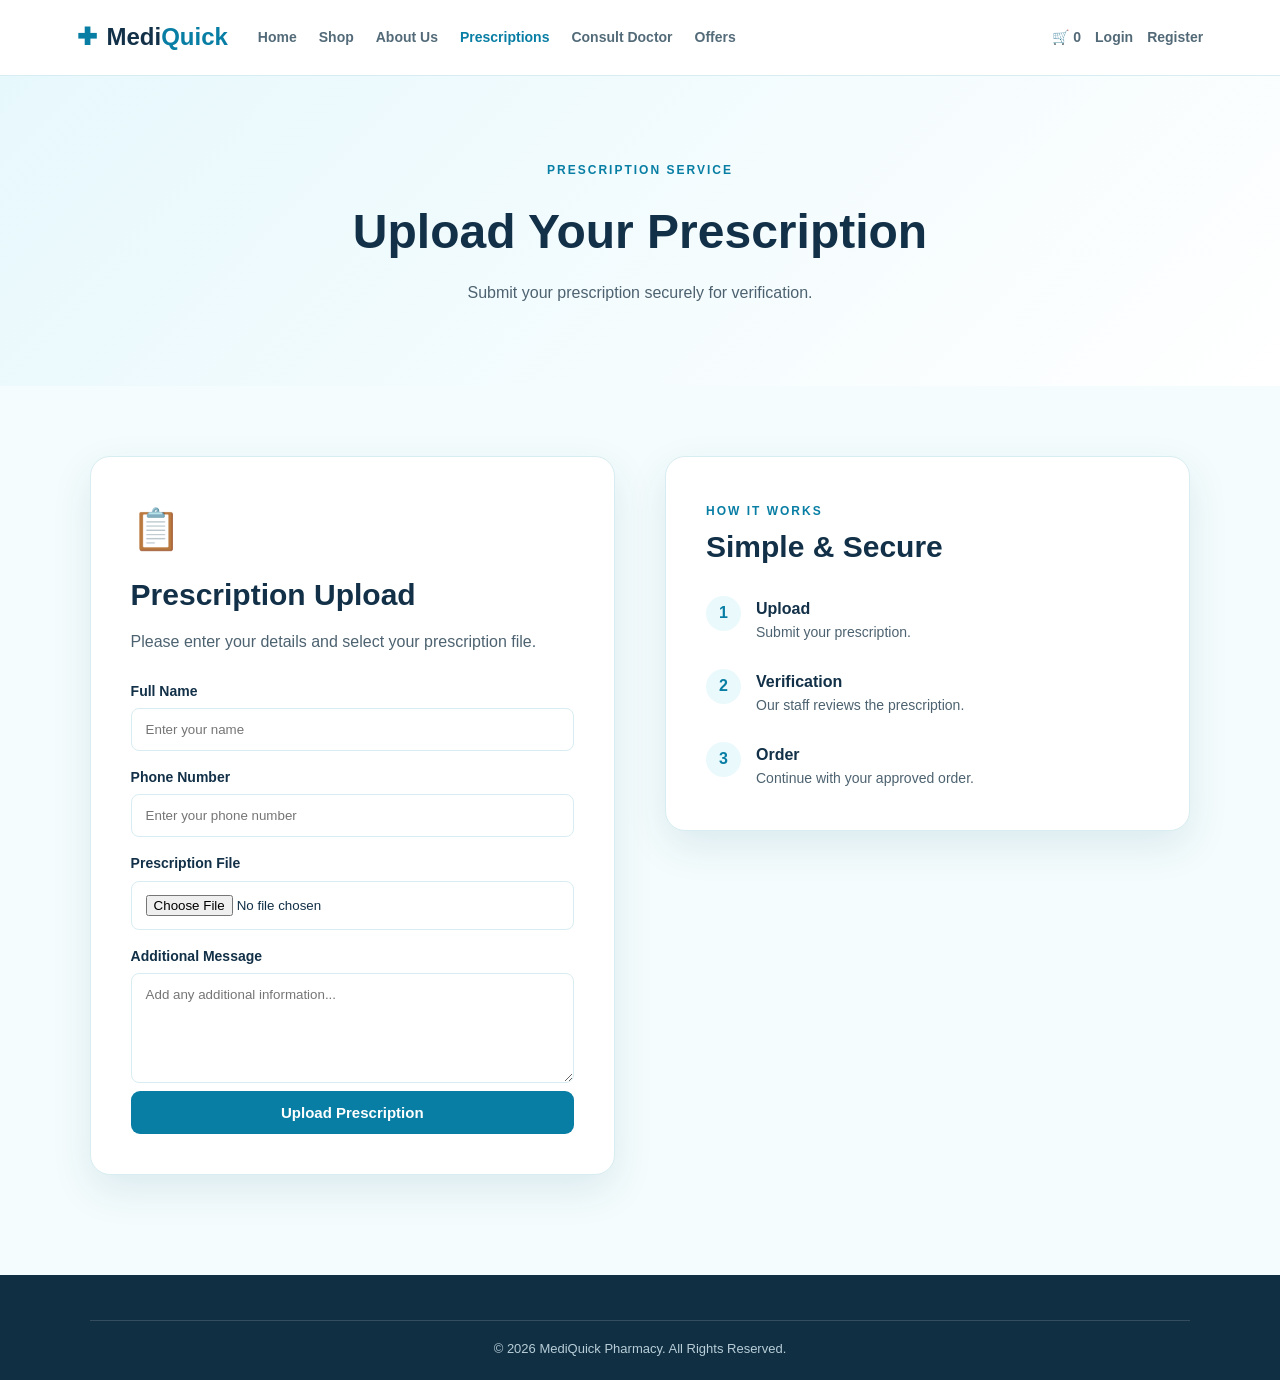
<file: prescription.html>
<!DOCTYPE html>
<html lang="en">

<head>

    <meta charset="UTF-8">
    <meta name="viewport" content="width=device-width, initial-scale=1.0">

    <title>Prescriptions | MediQuick</title>

    <link rel="stylesheet" href="styles.css">

</head>

<body>

<header class="navbar">

    <a href="index.html" class="logo">
        <span class="logo-icon">✚</span>
        Medi<span>Quick</span>
    </a>

    <nav>

        <a href="index.html">Home</a>
        <a href="shop.html">Shop</a>
        <a href="about.html">About Us</a>
        <a href="prescription.html" class="active">Prescriptions</a>
        <a href="consult.html">Consult Doctor</a>
        <a href="offers.html">Offers</a>

    </nav>

    <div class="nav-right">

        <a href="shop.html#cart">
            🛒 <span id="cartCount">0</span>
        </a>

        <a href="login.html" id="loginNav">Login</a>

        <a href="register.html" id="registerNav">
            Register
        </a>

        <button id="logoutBtn"
                class="logout-btn"
                onclick="logout()"
                style="display:none;">
            Logout
        </button>

    </div>

</header>


<section class="page-header">

    <span>PRESCRIPTION SERVICE</span>

    <h1>Upload Your Prescription</h1>

    <p>
        Submit your prescription securely for verification.
    </p>

</section>


<section class="form-section">

    <div class="form-card">

        <div class="form-icon">📋</div>

        <h2>Prescription Upload</h2>

        <p class="form-description">
            Please enter your details and select your prescription file.
        </p>


        <form onsubmit="uploadPrescription(event)">

            <label>Full Name</label>

            <input
                type="text"
                id="prescriptionName"
                placeholder="Enter your name"
                required>


            <label>Phone Number</label>

            <input
                type="tel"
                placeholder="Enter your phone number"
                required>


            <label>Prescription File</label>

            <input
                type="file"
                id="prescriptionFile"
                accept=".jpg,.jpeg,.png,.pdf"
                required>


            <label>Additional Message</label>

            <textarea
                placeholder="Add any additional information..."></textarea>


            <button type="submit"
                    class="btn primary-btn full-btn"
                    onclick="alert1();">
                Upload Prescription
            </button>

        </form>


        <div id="prescriptionMessage"
             class="success-message"
             style="display:none;">
        </div>

    </div>


    <div class="process-card">

        <span class="small-title">HOW IT WORKS</span>

        <h2>Simple & Secure</h2>

        <div class="process-step">
            <span>1</span>
            <div>
                <strong>Upload</strong>
                <p>Submit your prescription.</p>
            </div>
        </div>

        <div class="process-step">
            <span>2</span>
            <div>
                <strong>Verification</strong>
                <p>Our staff reviews the prescription.</p>
            </div>
        </div>

        <div class="process-step">
            <span>3</span>
            <div>
                <strong>Order</strong>
                <p>Continue with your approved order.</p>
            </div>
        </div>

    </div>

</section>


<footer>

    <div class="copyright">
        © 2026 MediQuick Pharmacy. All Rights Reserved.
    </div>

</footer>


<script src="./script.js"></script>

</body>
</html>
</file>
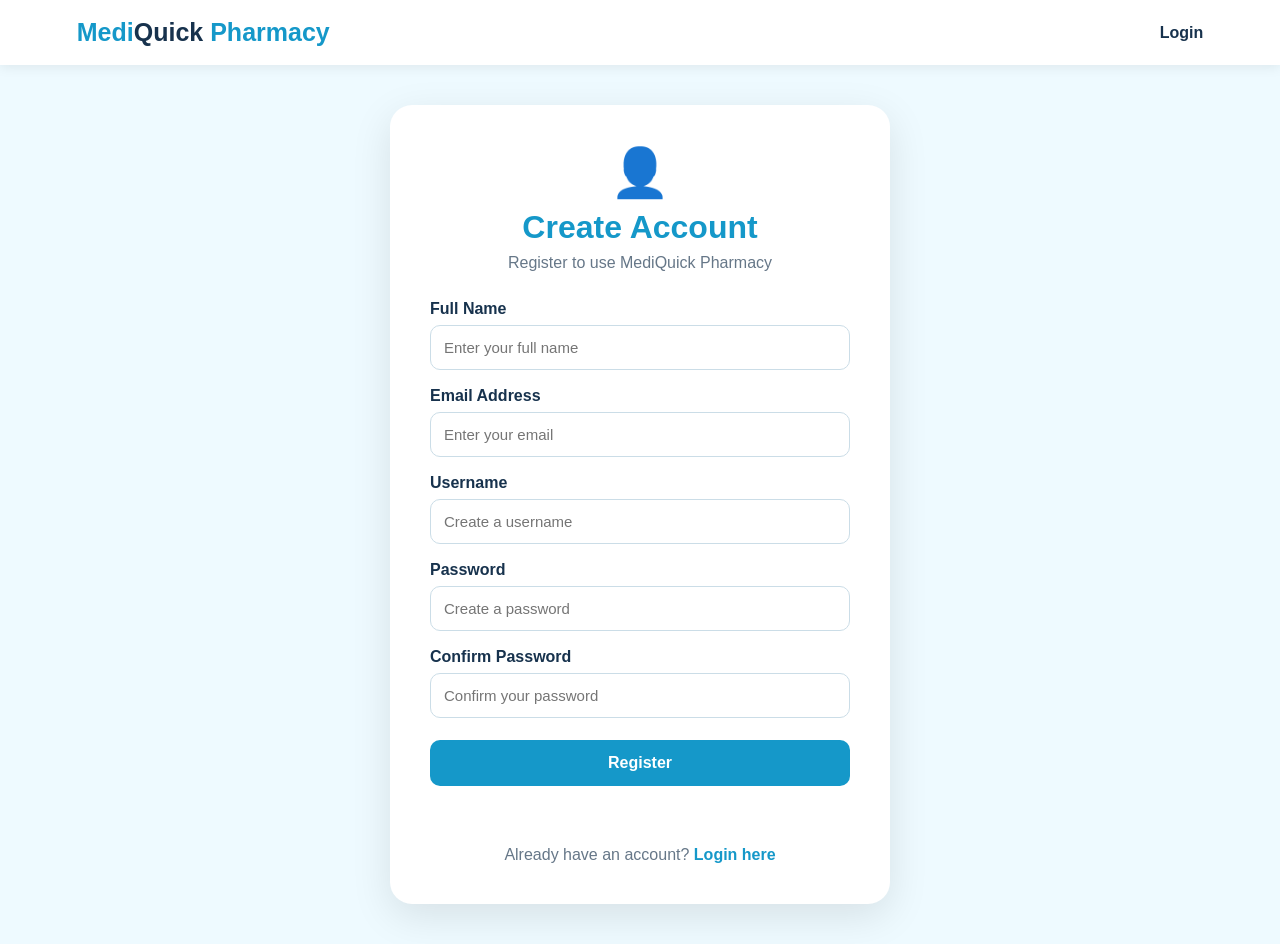
<file: register.html>
<!DOCTYPE html>
<html lang="en">

<head>

    <meta charset="UTF-8">

    <meta
        name="viewport"
        content="width=device-width, initial-scale=1.0">

    <title>
        Register - MediQuick Pharmacy
    </title>

    <style>

        *{
            margin:0;
            padding:0;
            box-sizing:border-box;
            font-family:Arial, sans-serif;
        }

        body{
            background:#eefaff;
            color:#17324d;
        }

        /* NAVBAR */

        .navbar{
            background:white;
            padding:18px 6%;
            display:flex;
            align-items:center;
            justify-content:space-between;
            box-shadow:0 2px 12px rgba(0,0,0,0.08);
        }

        .logo{
            font-size:25px;
            font-weight:bold;
            color:#1598c9;
        }

        .logo span{
            color:#17324d;
        }

        .nav-links{
            display:flex;
            gap:25px;
            align-items:center;
            list-style:none;
        }

        .nav-links a{
            text-decoration:none;
            color:#17324d;
            font-weight:600;
        }

        .nav-links a:hover{
            color:#1598c9;
        }

        /* REGISTER */

        .register-container{
            min-height:calc(100vh - 75px);
            display:flex;
            justify-content:center;
            align-items:center;
            padding:40px 20px;
        }

        .register-box{
            width:100%;
            max-width:500px;
            background:white;
            padding:40px;
            border-radius:22px;
            box-shadow:0 12px 40px rgba(0,0,0,0.10);
        }

        .register-icon{
            text-align:center;
            font-size:48px;
            margin-bottom:8px;
        }

        .register-box h1{
            text-align:center;
            color:#1598c9;
            margin-bottom:8px;
        }

        .subtitle{
            text-align:center;
            color:#667788;
            margin-bottom:28px;
        }

        .form-group{
            margin-bottom:17px;
        }

        .form-group label{
            display:block;
            margin-bottom:7px;
            font-weight:bold;
        }

        .form-group input{
            width:100%;
            padding:13px;
            border:1px solid #cbdde7;
            border-radius:10px;
            outline:none;
            font-size:15px;
        }

        .form-group input:focus{
            border-color:#1598c9;
            box-shadow:0 0 0 3px rgba(21,152,201,0.10);
        }

        .register-btn{
            width:100%;
            padding:14px;
            border:none;
            border-radius:10px;
            background:#1598c9;
            color:white;
            font-size:16px;
            font-weight:bold;
            cursor:pointer;
            margin-top:5px;
        }

        .register-btn:hover{
            background:#087da9;
        }

        .message{
            margin-top:18px;
            text-align:center;
            font-weight:bold;
            min-height:20px;
        }

        .login-link{
            text-align:center;
            margin-top:22px;
            color:#667788;
        }

        .login-link a{
            color:#1598c9;
            font-weight:bold;
            text-decoration:none;
        }

        @media(max-width:800px){

            .navbar{
                flex-direction:column;
                gap:15px;
            }

            .nav-links{
                flex-wrap:wrap;
                justify-content:center;
                gap:15px;
            }

        }

    </style>

</head>

<body>


<!-- NAVBAR -->

<nav class="navbar">

    <div class="logo">
        Medi<span>Quick</span> Pharmacy
    </div>

    <ul class="nav-links">

        <li>
            <a href="login.html">
                Login
            </a>
        </li>

    </ul>

</nav>


<!-- REGISTER -->

<div class="register-container">

    <div class="register-box">

        <div class="register-icon">
            👤
        </div>

        <h1>
            Create Account
        </h1>

        <p class="subtitle">
            Register to use MediQuick Pharmacy
        </p>


        <form id="registerForm">


            <div class="form-group">

                <label for="fullName">
                    Full Name
                </label>

                <input
                    type="text"
                    id="fullName"
                    placeholder="Enter your full name"
                    required>

            </div>


            <div class="form-group">

                <label for="email">
                    Email Address
                </label>

                <input
                    type="email"
                    id="email"
                    placeholder="Enter your email"
                    required>

            </div>


            <div class="form-group">

                <label for="username">
                    Username
                </label>

                <input
                    type="text"
                    id="username"
                    placeholder="Create a username"
                    required>

            </div>


            <div class="form-group">

                <label for="password">
                    Password
                </label>

                <input
                    type="password"
                    id="password"
                    placeholder="Create a password"
                    required>

            </div>


            <div class="form-group">

                <label for="confirmPassword">
                    Confirm Password
                </label>

                <input
                    type="password"
                    id="confirmPassword"
                    placeholder="Confirm your password"
                    required>

            </div>


            <button
                type="submit"
                class="register-btn">

                Register

            </button>


        </form>


        <div
            id="registerMessage"
            class="message">
        </div>


        <div class="login-link">

            Already have an account?

            <a href="login.html">
                Login here
            </a>

        </div>

    </div>

</div>


<script src="script.js"></script>

</body>

</html>
</file>
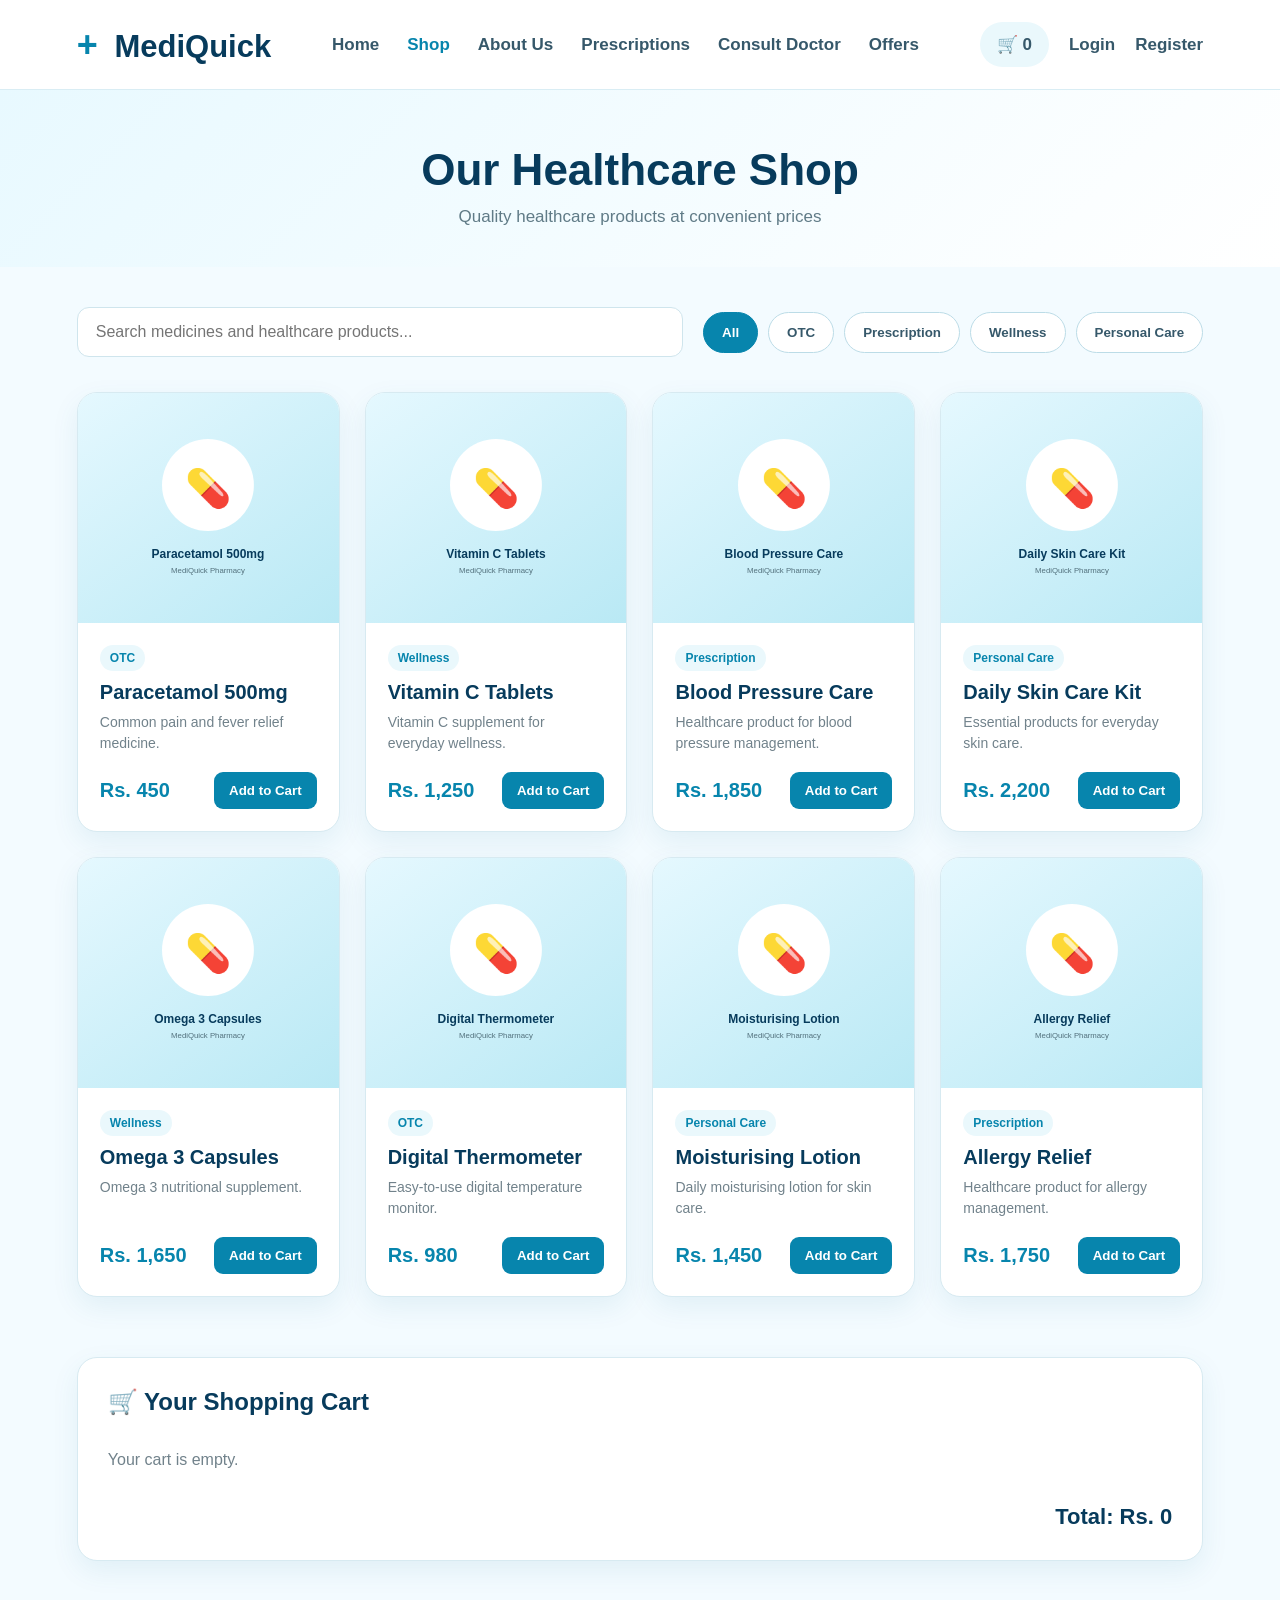
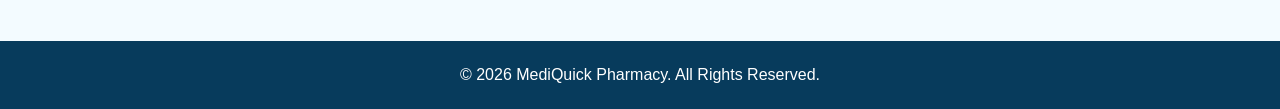
<file: shop.html>
<!DOCTYPE html>
<html lang="en">

<head>
    <meta charset="UTF-8">
    <meta name="viewport" content="width=device-width, initial-scale=1.0">

    <title>Shop | MediQuick</title>

    <style>

        * {
            margin: 0;
            padding: 0;
            box-sizing: border-box;
        }

        body {
            font-family: Arial, Helvetica, sans-serif;
            background: #f3fbff;
            color: #234755;
        }

        /* ================= NAVBAR ================= */

        .navbar {
            width: 100%;
            height: 90px;
            background: white;
            border-bottom: 1px solid #d9edf4;

            display: flex;
            align-items: center;
        }

        .nav-container {
            width: 88%;
            max-width: 1400px;
            margin: auto;

            display: flex;
            align-items: center;
            justify-content: space-between;
            gap: 25px;
        }

        .logo a {
            text-decoration: none;
            color: #073b5c;
            font-size: 31px;
            font-weight: 800;
            white-space: nowrap;
        }

        .logo-plus {
            color: #0785ad;
            font-size: 36px;
            margin-right: 8px;
        }

        .nav-links {
            display: flex;
            align-items: center;
            gap: 28px;
            list-style: none;
        }

        .nav-links a {
            text-decoration: none;
            color: #36586a;
            font-size: 17px;
            font-weight: 600;
            white-space: nowrap;
        }

        .nav-links a:hover,
        .nav-links a.active {
            color: #0785ad;
        }

        .nav-right {
            display: flex;
            align-items: center;
            gap: 20px;
        }

        .nav-right a {
            text-decoration: none;
            color: #36586a;
            font-size: 17px;
            font-weight: 600;
        }

        .cart-btn {
            background: #eaf8fc;
            padding: 12px 17px;
            border-radius: 30px;
        }

        /* ================= HERO ================= */

        .hero {
            padding: 55px 20px 40px;
            text-align: center;

            background:
                linear-gradient(135deg, #e8f9ff, #ffffff);
        }

        .hero h1 {
            color: #073b5c;
            font-size: 44px;
            margin-bottom: 12px;
        }

        .hero p {
            color: #607b87;
            font-size: 17px;
        }

        /* ================= SHOP ================= */

        .shop-container {
            width: 88%;
            max-width: 1300px;
            margin: 40px auto 80px;
        }

        /* ================= FILTER ================= */

        .shop-tools {
            display: flex;
            justify-content: space-between;
            align-items: center;
            gap: 20px;
            margin-bottom: 35px;
            flex-wrap: wrap;
        }

        .search-box {
            flex: 1;
            min-width: 250px;
        }

        .search-box input {
            width: 100%;
            padding: 15px 18px;

            border: 1px solid #cfe5ed;
            border-radius: 12px;

            font-size: 16px;
            outline: none;
        }

        .search-box input:focus {
            border-color: #0785ad;
        }

        .category-buttons {
            display: flex;
            gap: 10px;
            flex-wrap: wrap;
        }

        .category-btn {
            border: 1px solid #bcdce7;
            background: white;
            color: #36586a;

            padding: 12px 18px;

            border-radius: 25px;

            cursor: pointer;

            font-weight: 600;
        }

        .category-btn:hover,
        .category-btn.active {
            background: #0785ad;
            color: white;
            border-color: #0785ad;
        }

        /* ================= PRODUCTS ================= */

        .products-grid {
            display: grid;
            grid-template-columns: repeat(4, 1fr);
            gap: 25px;
        }

        .product-card {
            background: white;

            border: 1px solid #d7eaf1;
            border-radius: 20px;

            overflow: hidden;

            box-shadow:
                0 10px 28px rgba(0, 100, 140, 0.08);

            transition: 0.3s;
        }

        .product-card:hover {
            transform: translateY(-6px);

            box-shadow:
                0 16px 35px rgba(0, 100, 140, 0.14);
        }

        .product-image {
            width: 100%;
            height: 230px;
            overflow: hidden;
            background: #e8f8fc;
        }

        .product-image img {
            width: 100%;
            height: 100%;
            object-fit: cover;
            display: block;
        }

        .product-info {
            padding: 22px;
        }

        .product-category {
            display: inline-block;

            color: #0785ad;
            background: #eaf8fc;

            padding: 6px 10px;

            border-radius: 20px;

            font-size: 12px;
            font-weight: bold;

            margin-bottom: 10px;
        }

        .product-info h3 {
            color: #073b5c;
            font-size: 20px;
            margin-bottom: 8px;
        }

        .product-info p {
            color: #71828b;
            font-size: 14px;
            line-height: 1.5;
            min-height: 42px;
        }

        .product-bottom {
            display: flex;
            align-items: center;
            justify-content: space-between;

            margin-top: 18px;
        }

        .price {
            color: #0785ad;
            font-size: 20px;
            font-weight: bold;
        }

        .add-btn {
            border: none;

            background: #0785ad;
            color: white;

            padding: 11px 15px;

            border-radius: 9px;

            cursor: pointer;

            font-weight: bold;
        }

        .add-btn:hover {
            background: #056b89;
        }

        /* ================= CART ================= */

        .cart-section {
            margin-top: 60px;

            background: white;

            border: 1px solid #d7eaf1;
            border-radius: 20px;

            padding: 30px;

            box-shadow:
                0 10px 28px rgba(0, 100, 140, 0.08);
        }

        .cart-section h2 {
            color: #073b5c;
            margin-bottom: 20px;
        }

        #cartItems {
            margin-bottom: 20px;
        }

        .empty-cart {
            color: #71828b;
            padding: 15px 0;
        }

        .cart-item {
            display: flex;
            justify-content: space-between;
            align-items: center;

            padding: 15px 0;

            border-bottom: 1px solid #edf4f7;
        }

        .cart-item-name {
            color: #073b5c;
            font-weight: bold;
        }

        .cart-item-price {
            color: #0785ad;
            font-weight: bold;
        }

        .remove-btn {
            border: none;
            background: #ffeaea;
            color: #b42318;

            padding: 7px 12px;

            border-radius: 7px;

            cursor: pointer;
        }

        .cart-total {
            text-align: right;

            color: #073b5c;

            font-size: 22px;
            font-weight: bold;
        }

        /* ================= NO PRODUCTS ================= */

        .no-products {
            grid-column: 1 / -1;

            text-align: center;

            padding: 60px;

            background: white;

            border-radius: 18px;

            color: #71828b;
        }

        /* ================= FOOTER ================= */

        footer {
            background: #073b5c;
            color: white;
            text-align: center;
            padding: 25px;
        }

        /* ================= RESPONSIVE ================= */

        @media (max-width: 1100px) {

            .products-grid {
                grid-template-columns: repeat(3, 1fr);
            }

            .nav-links {
                gap: 15px;
            }

            .nav-links a,
            .nav-right a {
                font-size: 14px;
            }

            .logo a {
                font-size: 26px;
            }
        }

        @media (max-width: 800px) {

            .navbar {
                height: auto;
                padding: 18px 0;
            }

            .nav-container {
                flex-wrap: wrap;
                justify-content: center;
            }

            .nav-links {
                order: 3;
                width: 100%;
                justify-content: center;
                flex-wrap: wrap;
            }

            .products-grid {
                grid-template-columns: repeat(2, 1fr);
            }
        }

        @media (max-width: 550px) {

            .products-grid {
                grid-template-columns: 1fr;
            }

            .shop-container {
                width: 92%;
            }

            .hero h1 {
                font-size: 34px;
            }

        }

    </style>

</head>


<body>


<!-- ================= NAVBAR ================= -->

<header class="navbar">

    <div class="nav-container">

        <div class="logo">

            <a href="index.html">

                <span class="logo-plus">+</span>
                MediQuick

            </a>

        </div>


        <ul class="nav-links">

            <li>
                <a href="index.html">
                    Home
                </a>
            </li>

            <li>
                <a href="shop.html" class="active">
                    Shop
                </a>
            </li>

            <li>
                <a href="about.html">
                    About Us
                </a>
            </li>

            <li>
                <a href="prescription.html">
                    Prescriptions
                </a>
            </li>

            <li>
                <a href="consult.html">
                    Consult Doctor
                </a>
            </li>

            <li>
                <a href="offers.html">
                    Offers
                </a>
            </li>

        </ul>


        <div class="nav-right">

            <a href="#cart" class="cart-btn">
                🛒
                <span id="cartCount">0</span>
            </a>

            <a href="login.html">
                Login
            </a>

            <a href="register.html">
                Register
            </a>

        </div>

    </div>

</header>


<!-- ================= HERO ================= -->

<section class="hero">

    <h1>
        Our Healthcare Shop
    </h1>

    <p>
        Quality healthcare products at convenient prices
    </p>

</section>


<!-- ================= SHOP ================= -->

<main class="shop-container">


    <!-- SEARCH + FILTER -->

    <div class="shop-tools">

        <div class="search-box">

            <input
                type="text"
                id="searchInput"
                placeholder="Search medicines and healthcare products..."
            >

        </div>


        <div class="category-buttons">

            <button
                class="category-btn active"
                data-category="all">

                All

            </button>

            <button
                class="category-btn"
                data-category="otc">

                OTC

            </button>

            <button
                class="category-btn"
                data-category="prescription">

                Prescription

            </button>

            <button
                class="category-btn"
                data-category="wellness">

                Wellness

            </button>

            <button
                class="category-btn"
                data-category="personal">

                Personal Care

            </button>

        </div>

    </div>


    <!-- PRODUCTS -->

    <div
        class="products-grid"
        id="productsGrid">

    </div>


    <!-- ================= CART ================= -->

    <section
        class="cart-section"
        id="cart">

        <h2>
            🛒 Your Shopping Cart
        </h2>


        <div id="cartItems">

            <p class="empty-cart">
                Your cart is empty.
            </p>

        </div>


        <div
            class="cart-total"
            id="cartTotal">

            Total: Rs. 0

        </div>

    </section>

</main>


<!-- ================= FOOTER ================= -->

<footer>

    <p>
        © 2026 MediQuick Pharmacy. All Rights Reserved.
    </p>

</footer>


<script>

    /* =================================================
       PRODUCTS
    ================================================= */

    const products = [

        {
            id: 1,
            name: "Paracetamol 500mg",
            category: "otc",
            categoryName: "OTC",
            price: 450,
            description: "Common pain and fever relief medicine.",
            image: "https://images.unsplash.com/photo-1584308666744-24d5c474f2ae?auto=format&fit=crop&w=900&q=85"
        },

        {
            id: 2,
            name: "Vitamin C Tablets",
            category: "wellness",
            categoryName: "Wellness",
            price: 1250,
            description: "Vitamin C supplement for everyday wellness.",
            image: "https://images.unsplash.com/photo-1616671276441-2f2c8c4b8c8b?auto=format&fit=crop&w=900&q=85"
        },

        {
            id: 3,
            name: "Blood Pressure Care",
            category: "prescription",
            categoryName: "Prescription",
            price: 1850,
            description: "Healthcare product for blood pressure management.",
            image: "https://images.unsplash.com/photo-1471864190281-a93a3070b6de?auto=format&fit=crop&w=900&q=85"
        },

        {
            id: 4,
            name: "Daily Skin Care Kit",
            category: "personal",
            categoryName: "Personal Care",
            price: 2200,
            description: "Essential products for everyday skin care.",
            image: "https://images.unsplash.com/photo-1556229010-6c3f2c9ca5f8?auto=format&fit=crop&w=900&q=85"
        },

        {
            id: 5,
            name: "Omega 3 Capsules",
            category: "wellness",
            categoryName: "Wellness",
            price: 1650,
            description: "Omega 3 nutritional supplement.",
            image: "https://images.unsplash.com/photo-1608571423902-eed4a5ad8108?auto=format&fit=crop&w=900&q=85"
        },

        {
            id: 6,
            name: "Digital Thermometer",
            category: "otc",
            categoryName: "OTC",
            price: 980,
            description: "Easy-to-use digital temperature monitor.",
            image: "https://images.unsplash.com/photo-1584036561566-baf8f5f1b144?auto=format&fit=crop&w=900&q=85"
        },

        {
            id: 7,
            name: "Moisturising Lotion",
            category: "personal",
            categoryName: "Personal Care",
            price: 1450,
            description: "Daily moisturising lotion for skin care.",
            image: "https://images.unsplash.com/photo-1611930022073-b7a4ba5fcccd?auto=format&fit=crop&w=900&q=85"
        },

        {
            id: 8,
            name: "Allergy Relief",
            category: "prescription",
            categoryName: "Prescription",
            price: 1750,
            description: "Healthcare product for allergy management.",
            image: "https://images.unsplash.com/photo-1587854692152-cbe660dbde88?auto=format&fit=crop&w=900&q=85"
        }

    ];


    /* =================================================
       CART
    ================================================= */

    let cart =
        JSON.parse(
            localStorage.getItem("mediquickCart")
        ) || [];


    /* =================================================
       RENDER PRODUCTS
    ================================================= */

    function renderProducts(
        category = "all",
        search = ""
    ) {

        const grid =
            document.getElementById(
                "productsGrid"
            );


        const filteredProducts =
            products.filter(function(product) {

                const categoryMatch =
                    category === "all" ||
                    product.category === category;


                const searchMatch =
                    product.name
                        .toLowerCase()
                        .includes(
                            search.toLowerCase()
                        );


                return (
                    categoryMatch &&
                    searchMatch
                );

            });


        grid.innerHTML = "";


        if (
            filteredProducts.length === 0
        ) {

            grid.innerHTML = `

                <div class="no-products">

                    <h2>
                        No products found
                    </h2>

                    <p>
                        Try another search or category.
                    </p>

                </div>

            `;

            return;

        }


        filteredProducts.forEach(
            function(product) {

                const card =
                    document.createElement(
                        "div"
                    );

                card.className =
                    "product-card";


                card.innerHTML = `

                    <div class="product-image">

                        <img
                            src="${product.image}"
                            alt="${product.name}"
                            onerror="productImageFallback(this, '${product.name}')"
                        >

                    </div>


                    <div class="product-info">

                        <span class="product-category">

                            ${product.categoryName}

                        </span>


                        <h3>
                            ${product.name}
                        </h3>


                        <p>
                            ${product.description}
                        </p>


                        <div class="product-bottom">

                            <span class="price">

                                Rs. ${product.price.toLocaleString()}

                            </span>


                            <button
                                class="add-btn"
                                onclick="addToCart(${product.id})">

                                Add to Cart

                            </button>

                        </div>

                    </div>

                `;


                grid.appendChild(card);

            }
        );

    }


    /* =================================================
       IMAGE FALLBACK
    ================================================= */

    function productImageFallback(
        image,
        title
    ) {

        image.onerror = null;


        const svg = `

            <svg
                xmlns="http://www.w3.org/2000/svg"
                width="900"
                height="650">

                <defs>

                    <linearGradient
                        id="bg"
                        x1="0"
                        y1="0"
                        x2="1"
                        y2="1">

                        <stop
                            offset="0%"
                            stop-color="#e7f9ff"/>

                        <stop
                            offset="100%"
                            stop-color="#b7e8f4"/>

                    </linearGradient>

                </defs>


                <rect
                    width="900"
                    height="650"
                    fill="url(#bg)"
                />


                <circle
                    cx="450"
                    cy="260"
                    r="130"
                    fill="white"
                />


                <text
                    x="450"
                    y="305"
                    text-anchor="middle"
                    font-size="105">

                    💊

                </text>


                <text
                    x="450"
                    y="465"
                    text-anchor="middle"
                    font-family="Arial"
                    font-size="34"
                    font-weight="bold"
                    fill="#073b5c">

                    ${title}

                </text>


                <text
                    x="450"
                    y="510"
                    text-anchor="middle"
                    font-family="Arial"
                    font-size="22"
                    fill="#52707c">

                    MediQuick Pharmacy

                </text>

            </svg>

        `;


        image.src =
            "data:image/svg+xml;charset=UTF-8," +
            encodeURIComponent(svg);

    }


    /* =================================================
       ADD TO CART
    ================================================= */

    function addToCart(productId) {

        const product =
            products.find(
                function(item) {

                    return item.id === productId;

                }
            );


        if (!product) {
            return;
        }


        const existing =
            cart.find(
                function(item) {

                    return item.id === productId;

                }
            );


        if (existing) {

            existing.quantity++;

        } else {

            cart.push({

                id: product.id,
                name: product.name,
                price: product.price,
                quantity: 1

            });

        }


        saveCart();


        alert(
            product.name +
            " added to your cart."
        );

    }


    /* =================================================
       REMOVE CART ITEM
    ================================================= */

    function removeFromCart(productId) {

        cart =
            cart.filter(
                function(item) {

                    return item.id !== productId;

                }
            );


        saveCart();

    }


    /* =================================================
       DISPLAY CART
    ================================================= */

    function displayCart() {

        const cartItems =
            document.getElementById(
                "cartItems"
            );


        const cartTotal =
            document.getElementById(
                "cartTotal"
            );


        if (cart.length === 0) {

            cartItems.innerHTML = `

                <p class="empty-cart">

                    Your cart is empty.

                </p>

            `;

            cartTotal.textContent =
                "Total: Rs. 0";

            return;

        }


        cartItems.innerHTML = "";


        let total = 0;


        cart.forEach(
            function(item) {

                total +=
                    item.price *
                    item.quantity;


                const div =
                    document.createElement(
                        "div"
                    );


                div.className =
                    "cart-item";


                div.innerHTML = `

                    <div>

                        <span class="cart-item-name">

                            ${item.name}

                        </span>

                        <br>

                        <small>

                            Quantity:
                            ${item.quantity}

                        </small>

                    </div>


                    <span class="cart-item-price">

                        Rs.
                        ${(item.price * item.quantity).toLocaleString()}

                    </span>


                    <button
                        class="remove-btn"
                        onclick="removeFromCart(${item.id})">

                        Remove

                    </button>

                `;


                cartItems.appendChild(div);

            }
        );


        cartTotal.textContent =
            "Total: Rs. " +
            total.toLocaleString();

    }


    /* =================================================
       SAVE CART
    ================================================= */

    function saveCart() {

        localStorage.setItem(
            "mediquickCart",
            JSON.stringify(cart)
        );


        updateCartCount();


        displayCart();

    }


    /* =================================================
       CART COUNT
    ================================================= */

    function updateCartCount() {

        const count =
            document.getElementById(
                "cartCount"
            );


        let total = 0;


        cart.forEach(
            function(item) {

                total +=
                    item.quantity;

            }
        );


        count.textContent =
            total;

    }


    /* =================================================
       CATEGORY FILTER
    ================================================= */

    let selectedCategory = "all";


    document
        .querySelectorAll(".category-btn")
        .forEach(
            function(button) {

                button.addEventListener(
                    "click",
                    function() {

                        document
                            .querySelectorAll(
                                ".category-btn"
                            )
                            .forEach(
                                function(btn) {

                                    btn.classList.remove(
                                        "active"
                                    );

                                }
                            );


                        this.classList.add(
                            "active"
                        );


                        selectedCategory =
                            this.dataset.category;


                        const search =
                            document
                                .getElementById(
                                    "searchInput"
                                )
                                .value;


                        renderProducts(
                            selectedCategory,
                            search
                        );

                    }
                );

            }
        );


    /* =================================================
       SEARCH
    ================================================= */

    document
        .getElementById("searchInput")
        .addEventListener(
            "input",
            function() {

                renderProducts(
                    selectedCategory,
                    this.value
                );

            }
        );


    /* =================================================
       START PAGE
    ================================================= */

    renderProducts();

    updateCartCount();

    displayCart();

</script>

</body>

</html>
</file>
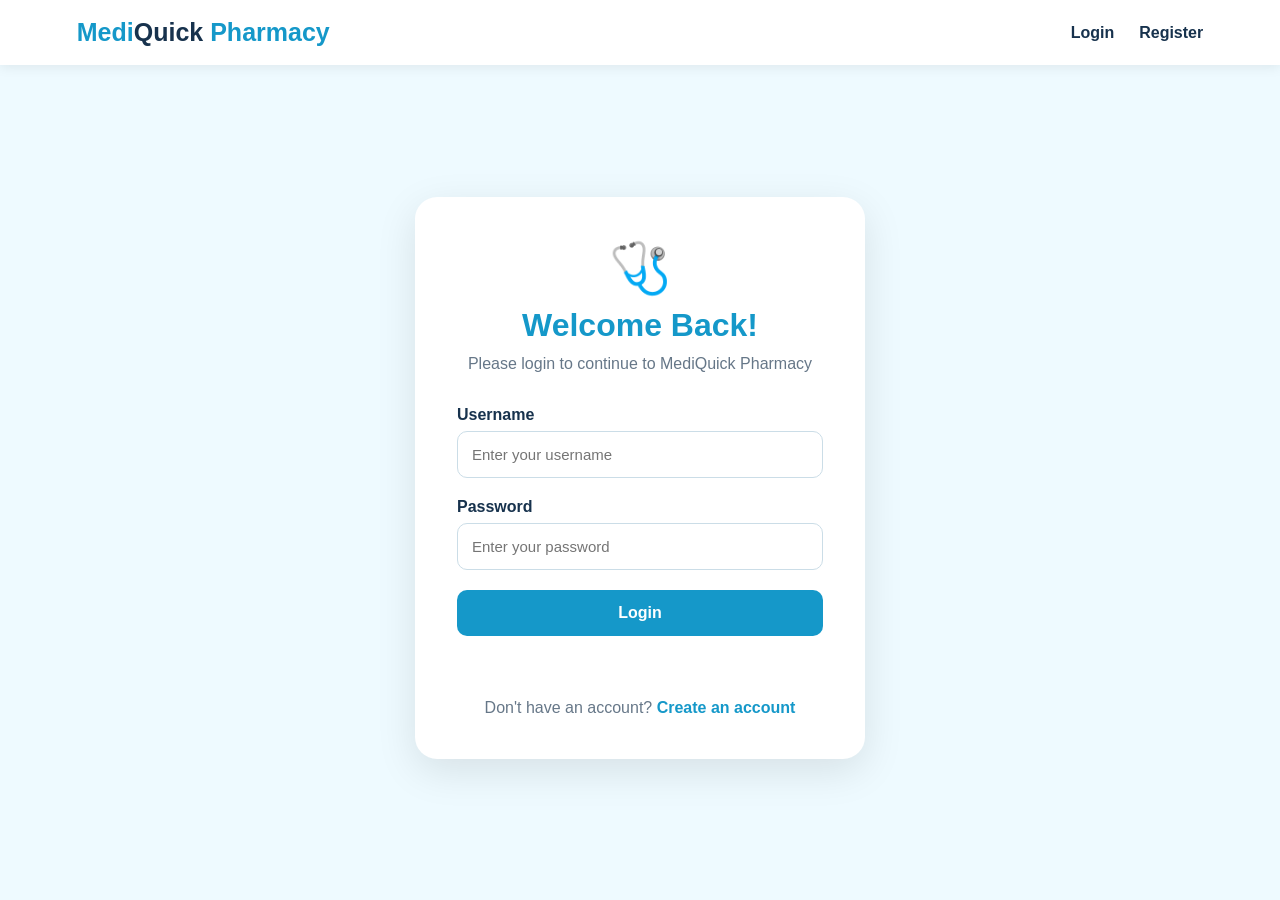
<file: staff.html>
<!DOCTYPE html>
<html lang="en">

<head>

<meta charset="UTF-8">

<meta name="viewport" content="width=device-width, initial-scale=1.0">

<title>Admin Panel - MediQuick Pharmacy</title>

<style>

*{
    margin:0;
    padding:0;
    box-sizing:border-box;
    font-family:Arial, Helvetica, sans-serif;
}

body{
    background:#f1f8fc;
    color:#17324d;
}

/* =========================
   TOP NAVBAR
========================= */

.navbar{
    height:70px;
    background:white;
    display:flex;
    align-items:center;
    justify-content:space-between;
    padding:0 5%;
    box-shadow:0 2px 12px rgba(0,0,0,0.08);
    position:sticky;
    top:0;
    z-index:1000;
}

.logo{
    font-size:25px;
    font-weight:bold;
    color:#1598c9;
}

.logo span{
    color:#17324d;
}

.nav-right{
    display:flex;
    align-items:center;
    gap:18px;
}

.role-badge{
    background:#e5f7ff;
    color:#087da9;
    padding:9px 15px;
    border-radius:20px;
    font-size:13px;
    font-weight:bold;
}

.logout-btn{
    border:none;
    background:#1598c9;
    color:white;
    padding:10px 18px;
    border-radius:8px;
    cursor:pointer;
    font-weight:bold;
}

.logout-btn:hover{
    background:#087da9;
}

/* =========================
   LAYOUT
========================= */

.layout{
    display:flex;
    min-height:calc(100vh - 70px);
}

/* =========================
   SIDEBAR
========================= */

.sidebar{
    width:245px;
    background:#17324d;
    padding:25px 15px;
    flex-shrink:0;
}

.sidebar-title{
    color:#8edcff;
    font-size:13px;
    font-weight:bold;
    text-transform:uppercase;
    padding:10px 15px;
    margin-bottom:8px;
}

.sidebar button{
    width:100%;
    background:transparent;
    border:none;
    color:#dceaf1;
    text-align:left;
    padding:13px 15px;
    border-radius:8px;
    cursor:pointer;
    font-size:15px;
    margin-bottom:5px;
}

.sidebar button:hover,
.sidebar button.active{
    background:#1598c9;
    color:white;
}

/* =========================
   MAIN
========================= */

.main{
    flex:1;
    padding:35px;
    overflow-x:hidden;
}

.page-title{
    margin-bottom:8px;
    font-size:30px;
}

.page-description{
    color:#718393;
    margin-bottom:30px;
}

/* =========================
   DASHBOARD CARDS
========================= */

.stats{
    display:grid;
    grid-template-columns:repeat(4,1fr);
    gap:20px;
    margin-bottom:30px;
}

.stat-card{
    background:white;
    border-radius:15px;
    padding:23px;
    box-shadow:0 5px 18px rgba(0,0,0,0.06);
}

.stat-top{
    display:flex;
    justify-content:space-between;
    align-items:center;
}

.stat-icon{
    width:48px;
    height:48px;
    border-radius:12px;
    background:#e5f7ff;
    display:flex;
    justify-content:center;
    align-items:center;
    font-size:24px;
}

.stat-card h3{
    font-size:28px;
    margin-top:15px;
}

.stat-card p{
    color:#718393;
    margin-top:5px;
}

/* =========================
   CONTENT GRID
========================= */

.content-grid{
    display:grid;
    grid-template-columns:1.5fr 1fr;
    gap:25px;
}

.panel{
    background:white;
    border-radius:15px;
    padding:25px;
    box-shadow:0 5px 18px rgba(0,0,0,0.06);
}

.panel h2{
    font-size:20px;
    margin-bottom:20px;
}

/* =========================
   TABLE
========================= */

.table-container{
    overflow-x:auto;
}

table{
    width:100%;
    border-collapse:collapse;
}

th{
    text-align:left;
    padding:13px;
    background:#f1f9fc;
    color:#506b7c;
    font-size:13px;
}

td{
    padding:14px 13px;
    border-bottom:1px solid #edf1f4;
    font-size:14px;
}

.status{
    display:inline-block;
    padding:6px 10px;
    border-radius:15px;
    font-size:12px;
    font-weight:bold;
}

.pending{
    background:#fff4d6;
    color:#9a6a00;
}

.approved{
    background:#dcf8e7;
    color:#168344;
}

.processing{
    background:#e3f4ff;
    color:#087da9;
}

/* =========================
   QUICK ACTIONS
========================= */

.quick-actions{
    display:grid;
    grid-template-columns:1fr 1fr;
    gap:12px;
}

.action-btn{
    border:1px solid #d8e8ef;
    background:#f8fdff;
    padding:17px;
    border-radius:10px;
    cursor:pointer;
    color:#17324d;
    font-weight:bold;
    text-align:left;
}

.action-btn:hover{
    background:#e9f9ff;
    border-color:#1598c9;
}

/* =========================
   PAGE SECTIONS
========================= */

.dashboard-section{
    display:block;
}

.other-section{
    display:none;
}

.section-box{
    background:white;
    padding:30px;
    border-radius:15px;
    box-shadow:0 5px 18px rgba(0,0,0,0.06);
}

.section-box h2{
    margin-bottom:10px;
}

.section-box > p{
    color:#718393;
    margin-bottom:25px;
}

/* =========================
   FORM
========================= */

.form-grid{
    display:grid;
    grid-template-columns:1fr 1fr;
    gap:18px;
}

.form-group{
    display:flex;
    flex-direction:column;
    gap:7px;
}

.form-group.full{
    grid-column:1 / -1;
}

.form-group label{
    font-weight:bold;
    font-size:14px;
}

.form-group input,
.form-group select,
.form-group textarea{
    padding:12px;
    border:1px solid #cbdde7;
    border-radius:8px;
    outline:none;
}

.form-group textarea{
    min-height:100px;
    resize:vertical;
}

.form-group input:focus,
.form-group select:focus,
.form-group textarea:focus{
    border-color:#1598c9;
}

.primary-btn{
    border:none;
    background:#1598c9;
    color:white;
    padding:12px 22px;
    border-radius:8px;
    font-weight:bold;
    cursor:pointer;
    margin-top:20px;
}

.primary-btn:hover{
    background:#087da9;
}

/* =========================
   ADMIN ONLY
========================= */

.admin-only{
    display:none;
}

/* =========================
   NOTIFICATION
========================= */

.notification{
    padding:15px;
    border-radius:10px;
    background:#e9f9ff;
    margin-bottom:12px;
    border-left:4px solid #1598c9;
}

.notification strong{
    display:block;
    margin-bottom:5px;
}

.notification small{
    color:#718393;
}

/* =========================
   RESPONSIVE
========================= */

@media(max-width:1100px){

    .stats{
        grid-template-columns:repeat(2,1fr);
    }

    .content-grid{
        grid-template-columns:1fr;
    }

}

@media(max-width:800px){

    .layout{
        flex-direction:column;
    }

    .sidebar{
        width:100%;
        display:flex;
        overflow-x:auto;
        padding:10px;
    }

    .sidebar-title{
        display:none;
    }

    .sidebar button{
        min-width:130px;
        margin-right:5px;
    }

    .main{
        padding:20px;
    }

    .navbar{
        padding:0 20px;
    }

}

@media(max-width:600px){

    .stats{
        grid-template-columns:1fr;
    }

    .form-grid{
        grid-template-columns:1fr;
    }

    .logo{
        font-size:20px;
    }

    .role-badge{
        display:none;
    }

}

</style>

</head>

<body>


<!-- =========================
     NAVBAR
========================= -->

<nav class="navbar">

    <div class="logo">
        Medi<span>Quick</span> Pharmacy
    </div>

    <div class="nav-right">

        <span
            class="role-badge"
            id="roleBadge">
            STAFF
        </span>

        <button
            class="logout-btn"
            onclick="logoutUser()">

            Logout

        </button>

    </div>

</nav>


<div class="layout">


<!-- =========================
     SIDEBAR
========================= -->

<aside class="sidebar">

    <div class="sidebar-title">
        Management
    </div>


    <button
        class="active"
        onclick="showSection('dashboard', this)">

        📊 Dashboard

    </button>


    <button
        onclick="showSection('orders', this)">

        🛒 Orders

    </button>


    <button
        onclick="showSection('prescriptions', this)">

        📋 Prescriptions

    </button>


    <button
        onclick="showSection('customers', this)">

        👥 Customers

    </button>


    <button
        onclick="showSection('inquiries', this)">

        📩 Inquiries

    </button>


    <!-- ADMIN ONLY -->

    <div
        class="admin-only"
        id="adminMenu">

        <div class="sidebar-title">
            Administration
        </div>


        <button
            onclick="showSection('products', this)">

            💊 Manage Products

        </button>


        <button
            onclick="showSection('staff', this)">

            👨‍💼 Staff Management

        </button>


        <button
            onclick="showSection('reports', this)">

            📈 Reports

        </button>


        <button
            onclick="showSection('settings', this)">

            ⚙️ System Settings

        </button>

    </div>

</aside>


<!-- =========================
     MAIN CONTENT
========================= -->

<main class="main">


<!-- =========================
     DASHBOARD
========================= -->

<section
    id="dashboard"
    class="dashboard-section">


    <h1 class="page-title">
        Admin Dashboard
    </h1>


    <p class="page-description">

        Welcome to the MediQuick Pharmacy
        management portal.

    </p>


    <!-- STATS -->

    <div class="stats">


        <div class="stat-card">

            <div class="stat-top">

                <div>
                    <small>Total Orders</small>
                </div>

                <div class="stat-icon">
                    🛒
                </div>

            </div>

            <h3>128</h3>

            <p>
                This month
            </p>

        </div>


        <div class="stat-card">

            <div class="stat-top">

                <div>
                    <small>Prescriptions</small>
                </div>

                <div class="stat-icon">
                    📋
                </div>

            </div>

            <h3>24</h3>

            <p>
                Pending review
            </p>

        </div>


        <div class="stat-card">

            <div class="stat-top">

                <div>
                    <small>Customers</small>
                </div>

                <div class="stat-icon">
                    👥
                </div>

            </div>

            <h3>356</h3>

            <p>
                Registered users
            </p>

        </div>


        <div class="stat-card">

            <div class="stat-top">

                <div>
                    <small>Products</small>
                </div>

                <div class="stat-icon">
                    💊
                </div>

            </div>

            <h3>86</h3>

            <p>
                Available products
            </p>

        </div>


    </div>


    <!-- LOWER CONTENT -->

    <div class="content-grid">


        <!-- RECENT ORDERS -->

        <div class="panel">

            <h2>
                Recent Orders
            </h2>


            <div class="table-container">

                <table>

                    <thead>

                        <tr>

                            <th>
                                Order ID
                            </th>

                            <th>
                                Customer
                            </th>

                            <th>
                                Product
                            </th>

                            <th>
                                Status
                            </th>

                        </tr>

                    </thead>


                    <tbody>

                        <tr>

                            <td>
                                #MQ1001
                            </td>

                            <td>
                                Customer 01
                            </td>

                            <td>
                                Paracetamol
                            </td>

                            <td>
                                <span class="status processing">
                                    Processing
                                </span>
                            </td>

                        </tr>


                        <tr>

                            <td>
                                #MQ1002
                            </td>

                            <td>
                                Customer 02
                            </td>

                            <td>
                                Vitamin C
                            </td>

                            <td>
                                <span class="status approved">
                                    Approved
                                </span>
                            </td>

                        </tr>


                        <tr>

                            <td>
                                #MQ1003
                            </td>

                            <td>
                                Customer 03
                            </td>

                            <td>
                                Omega 3
                            </td>

                            <td>
                                <span class="status pending">
                                    Pending
                                </span>
                            </td>

                        </tr>

                    </tbody>

                </table>

            </div>

        </div>


        <!-- QUICK ACTIONS -->

        <div class="panel">

            <h2>
                Quick Actions
            </h2>


            <div class="quick-actions">

                <button
                    class="action-btn"
                    onclick="showSection('orders')">

                    🛒
                    <br>
                    View Orders

                </button>


                <button
                    class="action-btn"
                    onclick="showSection('prescriptions')">

                    📋
                    <br>
                    Review Prescriptions

                </button>


                <button
                    class="action-btn"
                    onclick="showSection('customers')">

                    👥
                    <br>
                    View Customers

                </button>


                <button
                    class="action-btn admin-only"
                    id="quickProductButton"
                    onclick="showSection('products')">

                    💊
                    <br>
                    Add Product

                </button>

            </div>

        </div>

    </div>


</section>


<!-- =========================
     ORDERS
========================= -->

<section
    id="orders"
    class="other-section">


    <div class="section-box">

        <h2>
            Order Management
        </h2>

        <p>
            View and manage customer orders.
        </p>


        <div class="table-container">

            <table>

                <thead>

                    <tr>

                        <th>Order ID</th>
                        <th>Customer</th>
                        <th>Product</th>
                        <th>Amount</th>
                        <th>Status</th>
                        <th>Action</th>

                    </tr>

                </thead>


                <tbody>

                    <tr>
                        <td>#MQ1001</td>
                        <td>Customer 01</td>
                        <td>Paracetamol</td>
                        <td>Rs. 450</td>
                        <td>
                            <span class="status processing">
                                Processing
                            </span>
                        </td>
                        <td>
                            <button
                                class="primary-btn"
                                onclick="updateOrder(this)">
                                Update
                            </button>
                        </td>
                    </tr>


                    <tr>
                        <td>#MQ1002</td>
                        <td>Customer 02</td>
                        <td>Vitamin C</td>
                        <td>Rs. 1,250</td>
                        <td>
                            <span class="status approved">
                                Approved
                            </span>
                        </td>
                        <td>
                            <button
                                class="primary-btn"
                                onclick="updateOrder(this)">
                                Update
                            </button>
                        </td>
                    </tr>

                </tbody>

            </table>

        </div>

    </div>

</section>


<!-- =========================
     PRESCRIPTIONS
========================= -->

<section
    id="prescriptions"
    class="other-section">


    <div class="section-box">

        <h2>
            Prescription Requests
        </h2>

        <p>
            Review prescription requests
            submitted by customers.
        </p>


        <div class="table-container">

            <table>

                <thead>

                    <tr>

                        <th>Request ID</th>
                        <th>Customer</th>
                        <th>Date</th>
                        <th>Status</th>
                        <th>Action</th>

                    </tr>

                </thead>


                <tbody>

                    <tr>

                        <td>
                            PR001
                        </td>

                        <td>
                            Customer 01
                        </td>

                        <td>
                            11/09/2026
                        </td>

                        <td>
                            <span class="status pending">
                                Pending
                            </span>
                        </td>

                        <td>

                            <button
                                class="primary-btn"
                                onclick="approvePrescription(this)">

                                Review

                            </button>

                        </td>

                    </tr>


                    <tr>

                        <td>
                            PR002
                        </td>

                        <td>
                            Customer 02
                        </td>

                        <td>
                            11/09/2026
                        </td>

                        <td>
                            <span class="status approved">
                                Approved
                            </span>
                        </td>

                        <td>
                            Completed
                        </td>

                    </tr>

                </tbody>

            </table>

        </div>

    </div>

</section>


<!-- =========================
     CUSTOMERS
========================= -->

<section
    id="customers"
    class="other-section">


    <div class="section-box">

        <h2>
            Customer Management
        </h2>

        <p>
            View registered MediQuick customers.
        </p>


        <div class="table-container">

            <table>

                <thead>

                    <tr>

                        <th>Name</th>
                        <th>Email</th>
                        <th>Username</th>
                        <th>Role</th>

                    </tr>

                </thead>


                <tbody id="customerTable">

                    <tr>

                        <td>
                            Registered Customer
                        </td>

                        <td>
                            Customer email
                        </td>

                        <td>
                            Customer
                        </td>

                        <td>
                            Customer
                        </td>

                    </tr>

                </tbody>

            </table>

        </div>

    </div>

</section>


<!-- =========================
     INQUIRIES
========================= -->

<section
    id="inquiries"
    class="other-section">


    <div class="section-box">

        <h2>
            Customer Inquiries
        </h2>

        <p>
            Manage healthcare questions
            and customer messages.
        </p>


        <div class="notification">

            <strong>
                New customer inquiry
            </strong>

            Customer has submitted a
            healthcare-related inquiry.

            <br>

            <small>
                Today
            </small>

        </div>


        <div class="notification">

            <strong>
                Consultation request
            </strong>

            A customer has requested
            a doctor consultation.

            <br>

            <small>
                Today
            </small>

        </div>

    </div>

</section>


<!-- =========================
     PRODUCTS - ADMIN ONLY
========================= -->

<section
    id="products"
    class="other-section admin-only"
    data-admin-section>


    <div class="section-box">

        <h2>
            Manage Products
        </h2>

        <p>
            Add and manage pharmacy products.
        </p>


        <form
            onsubmit="addProduct(event)">


            <div class="form-grid">


                <div class="form-group">

                    <label>
                        Product Name
                    </label>

                    <input
                        type="text"
                        id="productName"
                        placeholder="Enter product name"
                        required>

                </div>


                <div class="form-group">

                    <label>
                        Category
                    </label>

                    <select
                        id="productCategory"
                        required>

                        <option value="">
                            Select Category
                        </option>

                        <option>
                            OTC
                        </option>

                        <option>
                            Prescription
                        </option>

                        <option>
                            Wellness
                        </option>

                        <option>
                            Personal Care
                        </option>

                    </select>

                </div>


                <div class="form-group">

                    <label>
                        Price
                    </label>

                    <input
                        type="number"
                        id="productPrice"
                        placeholder="Enter price"
                        required>

                </div>


                <div class="form-group">

                    <label>
                        Stock Quantity
                    </label>

                    <input
                        type="number"
                        id="productStock"
                        placeholder="Enter quantity"
                        required>

                </div>


                <div class="form-group full">

                    <label>
                        Description
                    </label>

                    <textarea
                        id="productDescription"
                        placeholder="Enter product description">
                    </textarea>

                </div>


            </div>


            <button
                type="submit"
                class="primary-btn">

                + Add Product

            </button>


        </form>

    </div>

</section>


<!-- =========================
     STAFF MANAGEMENT
========================= -->

<section
    id="staff"
    class="other-section admin-only"
    data-admin-section>


    <div class="section-box">

        <h2>
            Staff Management
        </h2>

        <p>
            Manage pharmacy staff accounts.
        </p>


        <div class="table-container">

            <table>

                <thead>

                    <tr>

                        <th>
                            Staff ID
                        </th>

                        <th>
                            Name
                        </th>

                        <th>
                            Username
                        </th>

                        <th>
                            Role
                        </th>

                        <th>
                            Status
                        </th>

                    </tr>

                </thead>


                <tbody>

                    <tr>

                        <td>
                            ST001
                        </td>

                        <td>
                            Pharmacy Staff
                        </td>

                        <td>
                            staff
                        </td>

                        <td>
                            Staff
                        </td>

                        <td>
                            <span class="status approved">
                                Active
                            </span>
                        </td>

                    </tr>

                </tbody>

            </table>

        </div>

    </div>

</section>


<!-- =========================
     REPORTS
========================= -->

<section
    id="reports"
    class="other-section admin-only"
    data-admin-section>


    <div class="section-box">

        <h2>
            Reports
        </h2>

        <p>
            Pharmacy system reports and statistics.
        </p>


        <div class="stats">

            <div class="stat-card">

                <small>
                    Monthly Orders
                </small>

                <h3>
                    128
                </h3>

            </div>


            <div class="stat-card">

                <small>
                    Monthly Sales
                </small>

                <h3>
                    Rs. 245K
                </h3>

            </div>


            <div class="stat-card">

                <small>
                    New Customers
                </small>

                <h3>
                    42
                </h3>

            </div>


            <div class="stat-card">

                <small>
                    Pending Requests
                </small>

                <h3>
                    24
                </h3>

            </div>

        </div>

    </div>

</section>


<!-- =========================
     SETTINGS
========================= -->

<section
    id="settings"
    class="other-section admin-only"
    data-admin-section>


    <div class="section-box">

        <h2>
            System Settings
        </h2>

        <p>
            Manage MediQuick Pharmacy system settings.
        </p>


        <div class="form-group">

            <label>
                Pharmacy Name
            </label>

            <input
                type="text"
                value="MediQuick Pharmacy">

        </div>


        <div class="form-group"
             style="margin-top:18px;">

            <label>
                Location
            </label>

            <input
                type="text"
                value="Kurunegala, Sri Lanka">

        </div>


        <button
            class="primary-btn"
            onclick="saveSettings()">

            Save Settings

        </button>

    </div>

</section>


</main>

</div>


<script src="script.js"></script>


<script>

/* =========================================
   GET LOGGED USER
========================================= */

const currentUser =
    JSON.parse(
        localStorage.getItem(
            "mediquickLoggedUser"
        )
    );


/* =========================================
   SECURITY
========================================= */

if (!currentUser) {

    window.location.replace("login.html");

}


/* =========================================
   ROLE DISPLAY
========================================= */

if (currentUser) {

    const roleBadge =
        document.getElementById("roleBadge");

    if (roleBadge) {

        roleBadge.textContent =
            currentUser.role.toUpperCase();

    }


    /* ADMIN */

    if (currentUser.role === "admin") {

        document
            .querySelectorAll(".admin-only")
            .forEach(function(element){

                element.style.display =
                    element.classList.contains("sidebar-title")
                    ? "block"
                    : "block";

            });

    }

}


/* =========================================
   SECTION SWITCHING
========================================= */

function showSection(sectionId, button){

    document
        .querySelectorAll(
            ".dashboard-section, .other-section"
        )
        .forEach(function(section){

            section.style.display = "none";

        });


    const selected =
        document.getElementById(sectionId);


    if (selected) {

        selected.style.display = "block";

    }


    document
        .querySelectorAll(".sidebar button")
        .forEach(function(btn){

            btn.classList.remove("active");

        });


    if (button) {

        button.classList.add("active");

    }

}


/* =========================================
   ORDER UPDATE
========================================= */

function updateOrder(button){

    const row =
        button.closest("tr");

    const status =
        row.querySelector(".status");

    status.textContent =
        "Approved";

    status.className =
        "status approved";

    alert(
        "Order status updated successfully."
    );

}


/* =========================================
   PRESCRIPTION
========================================= */

function approvePrescription(button){

    const row =
        button.closest("tr");

    const status =
        row.querySelector(".status");

    status.textContent =
        "Approved";

    status.className =
        "status approved";

    button.textContent =
        "Approved";

    button.disabled = true;

    alert(
        "Prescription approved successfully."
    );

}


/* =========================================
   ADD PRODUCT
========================================= */

function addProduct(event){

    event.preventDefault();


    const name =
        document.getElementById(
            "productName"
        ).value;


    alert(
        name +
        " has been added successfully."
    );


    event.target.reset();

}


/* =========================================
   SETTINGS
========================================= */

function saveSettings(){

    alert(
        "System settings saved successfully."
    );

}


/* =========================================
   CUSTOMER TABLE
========================================= */

const registeredCustomer =
    JSON.parse(
        localStorage.getItem(
            "mediquickRegisteredUser"
        )
    );


if (registeredCustomer) {

    const table =
        document.getElementById(
            "customerTable"
        );


    if (table) {

        table.innerHTML = `

            <tr>

                <td>
                    ${registeredCustomer.fullName}
                </td>

                <td>
                    ${registeredCustomer.email}
                </td>

                <td>
                    ${registeredCustomer.username}
                </td>

                <td>
                    Customer
                </td>

            </tr>

        `;

    }

}

</script>


</body>

</html>
</file>
<file: styles.css>
* {
    margin: 0;
    padding: 0;
    box-sizing: border-box;
}

:root {
    --primary: #087ea4;
    --primary-dark: #05627f;
    --secondary: #27b6c9;
    --light-blue: #eaf9fc;
    --soft-blue: #f4fcfd;
    --dark: #123047;
    --text: #4d6270;
    --white: #ffffff;
    --border: #d8edf1;
    --shadow: 0 15px 40px rgba(14, 80, 105, 0.10);
}

body {
    font-family: Arial, Helvetica, sans-serif;
    background: var(--soft-blue);
    color: var(--dark);
    line-height: 1.6;
}

a {
    text-decoration: none;
    color: inherit;
}

img {
    max-width: 100%;
    display: block;
}


/* NAVBAR */

.navbar {
    width: 100%;
    min-height: 76px;
    padding: 15px 6%;
    background: white;
    display: flex;
    align-items: center;
    gap: 30px;
    border-bottom: 1px solid var(--border);
    position: sticky;
    top: 0;
    z-index: 1000;
}

.logo {
    font-size: 24px;
    font-weight: 800;
    color: var(--dark);
    white-space: nowrap;
}

.logo span:last-child {
    color: var(--primary);
}

.logo-icon {
    color: var(--primary);
    margin-right: 3px;
}

nav {
    display: flex;
    align-items: center;
    gap: 22px;
    flex: 1;
}

nav a {
    color: #536b79;
    font-size: 14px;
    font-weight: 600;
    transition: 0.3s;
}

nav a:hover,
nav a.active {
    color: var(--primary);
}

.nav-right {
    display: flex;
    align-items: center;
    gap: 14px;
}

.nav-right a {
    color: #526977;
    font-size: 14px;
    font-weight: 600;
}

.nav-right a:hover {
    color: var(--primary);
}

.cart-link {
    background: var(--light-blue);
    padding: 8px 13px;
    border-radius: 20px;
}

.logout-btn {
    border: none;
    background: #eaf7fa;
    color: var(--primary);
    padding: 9px 15px;
    border-radius: 20px;
    cursor: pointer;
    font-weight: 700;
}


/* BUTTONS */

.btn {
    display: inline-block;
    border: none;
    padding: 13px 24px;
    border-radius: 9px;
    font-size: 15px;
    font-weight: 700;
    cursor: pointer;
    transition: 0.3s;
}

.primary-btn {
    background: var(--primary);
    color: white;
}

.primary-btn:hover {
    background: var(--primary-dark);
    transform: translateY(-2px);
}

.secondary-btn {
    background: white;
    color: var(--primary);
    border: 1px solid var(--primary);
}

.secondary-btn:hover {
    background: var(--light-blue);
}

.white-btn {
    background: white;
    color: var(--primary);
}

.full-btn {
    width: 100%;
}


/* HERO */

.hero {
    min-height: 650px;
    padding: 70px 7%;
    display: grid;
    grid-template-columns: 1fr 1fr;
    align-items: center;
    gap: 60px;
    background:
        linear-gradient(135deg, #eaf9fc 0%, #ffffff 60%);
}

.hero-content {
    max-width: 620px;
}

.small-title,
.page-header span {
    color: var(--primary);
    font-size: 12px;
    font-weight: 800;
    letter-spacing: 2px;
}

.hero h1 {
    margin-top: 18px;
    font-size: clamp(45px, 6vw, 78px);
    line-height: 1.03;
    color: var(--dark);
}

.hero h1 span {
    color: var(--primary);
}

.hero p {
    margin-top: 25px;
    color: var(--text);
    font-size: 17px;
    max-width: 620px;
}

.hero-buttons {
    display: flex;
    gap: 13px;
    margin-top: 30px;
}

.trust-points {
    display: flex;
    gap: 20px;
    flex-wrap: wrap;
    margin-top: 25px;
    color: #456473;
    font-size: 13px;
    font-weight: 600;
}

.hero-image {
    position: relative;
}

.hero-image img {
    width: 100%;
    height: 470px;
    object-fit: cover;
    border-radius: 30px;
    box-shadow: var(--shadow);
}

.floating-card {
    position: absolute;
    bottom: 25px;
    left: -25px;
    background: white;
    padding: 17px 25px;
    border-radius: 15px;
    box-shadow: var(--shadow);
}

.floating-card strong {
    display: block;
    font-size: 24px;
    color: var(--primary);
}

.floating-card span {
    color: var(--text);
    font-size: 13px;
}


/* SECTIONS */

.section {
    padding: 90px 7%;
    background: white;
}

.section-heading {
    text-align: center;
    margin-bottom: 45px;
}

.section-heading span {
    color: var(--primary);
    font-size: 12px;
    font-weight: 800;
    letter-spacing: 2px;
}

.section-heading h2 {
    margin-top: 8px;
    font-size: 38px;
    color: var(--dark);
}

.section-heading p {
    color: var(--text);
    margin-top: 8px;
}


/* CATEGORY */

.category-grid {
    display: grid;
    grid-template-columns: repeat(4, 1fr);
    gap: 20px;
}

.category-card {
    padding: 30px 25px;
    background: var(--soft-blue);
    border: 1px solid var(--border);
    border-radius: 18px;
    transition: 0.3s;
}

.category-card:hover {
    transform: translateY(-6px);
    box-shadow: var(--shadow);
}

.category-icon {
    width: 55px;
    height: 55px;
    display: grid;
    place-items: center;
    background: white;
    border-radius: 14px;
    font-size: 26px;
    margin-bottom: 18px;
}

.category-card h3 {
    margin-bottom: 8px;
}

.category-card p {
    color: var(--text);
    font-size: 14px;
}


/* WHY */

.why-section {
    padding: 90px 7%;
    display: grid;
    grid-template-columns: 1fr 1fr;
    gap: 70px;
    align-items: center;
}

.why-image img {
    width: 100%;
    height: 480px;
    object-fit: cover;
    border-radius: 25px;
}

.why-content h2 {
    font-size: 44px;
    line-height: 1.15;
    margin: 15px 0;
}

.why-content > p {
    color: var(--text);
    margin-bottom: 25px;
}

.benefit-list {
    display: grid;
    gap: 15px;
    margin-bottom: 30px;
}

.benefit-list > div {
    display: flex;
    gap: 15px;
}

.benefit-list span {
    width: 30px;
    height: 30px;
    border-radius: 50%;
    background: var(--light-blue);
    color: var(--primary);
    display: grid;
    place-items: center;
}

.benefit-list p {
    color: var(--text);
    font-size: 14px;
}


/* OFFER BANNER */

.offer-banner {
    margin: 30px 7% 90px;
    background: linear-gradient(135deg, #087ea4, #27b6c9);
    color: white;
    border-radius: 25px;
    padding: 45px;
    display: flex;
    justify-content: space-between;
    align-items: center;
    overflow: hidden;
}

.offer-banner h2 {
    font-size: 38px;
    margin: 8px 0;
}

.offer-banner p {
    margin-bottom: 22px;
}

.offer-banner img {
    width: 300px;
    height: 190px;
    object-fit: cover;
    border-radius: 20px;
}


/* PAGE HEADER */

.page-header {
    text-align: center;
    padding: 80px 20px;
    background: linear-gradient(135deg, #e7f8fc, #ffffff);
}

.page-header h1 {
    margin-top: 12px;
    font-size: 48px;
    color: var(--dark);
}

.page-header p {
    margin-top: 10px;
    color: var(--text);
}


/* SHOP */

.shop-container {
    padding: 70px 7%;
}

.shop-controls {
    display: flex;
    gap: 15px;
    margin-bottom: 35px;
}

.shop-controls input,
.shop-controls select {
    padding: 14px 16px;
    border: 1px solid var(--border);
    border-radius: 9px;
    background: white;
    font-size: 14px;
}

.shop-controls input {
    flex: 1;
}

.shop-controls select {
    min-width: 200px;
}

.product-grid {
    display: grid;
    grid-template-columns: repeat(4, 1fr);
    gap: 22px;
}

.product-card {
    background: white;
    border-radius: 18px;
    overflow: hidden;
    border: 1px solid var(--border);
    box-shadow: 0 5px 20px rgba(10, 70, 90, 0.05);
    transition: 0.3s;
}

.product-card:hover {
    transform: translateY(-5px);
    box-shadow: var(--shadow);
}

.product-card img {
    width: 100%;
    height: 210px;
    object-fit: cover;
}

.product-info {
    padding: 20px;
}

.product-category {
    color: var(--primary);
    font-size: 11px;
    font-weight: 800;
    text-transform: uppercase;
}

.product-info h3 {
    margin: 7px 0;
    font-size: 18px;
}

.product-info p {
    color: var(--text);
    font-size: 13px;
    min-height: 42px;
}

.product-bottom {
    margin-top: 15px;
    display: flex;
    align-items: center;
    justify-content: space-between;
}

.price {
    color: var(--primary);
    font-size: 17px;
    font-weight: 800;
}

.add-btn {
    border: none;
    background: var(--light-blue);
    color: var(--primary);
    padding: 9px 13px;
    border-radius: 8px;
    cursor: pointer;
    font-weight: 700;
}

.add-btn:hover {
    background: var(--primary);
    color: white;
}


/* CART */

.cart-section {
    margin-top: 70px;
    padding: 40px;
    background: white;
    border-radius: 20px;
    border: 1px solid var(--border);
}

.cart-item {
    display: flex;
    justify-content: space-between;
    align-items: center;
    border-bottom: 1px solid var(--border);
    padding: 15px 0;
}

.remove-btn {
    border: none;
    color: #d94b4b;
    background: #fff0f0;
    padding: 7px 12px;
    border-radius: 7px;
    cursor: pointer;
}

.cart-total {
    display: flex;
    justify-content: space-between;
    padding: 25px 0;
    font-size: 20px;
}


/* ABOUT */

.about-main {
    padding: 80px 7%;
    display: grid;
    grid-template-columns: 1fr 1fr;
    gap: 70px;
    align-items: center;
}

.about-image img {
    width: 100%;
    height: 450px;
    object-fit: cover;
    border-radius: 25px;
}

.about-text h2 {
    font-size: 45px;
    margin: 12px 0;
}

.about-text p {
    color: var(--text);
    margin-bottom: 15px;
}

.mission-grid {
    padding: 20px 7% 80px;
    display: grid;
    grid-template-columns: 1fr 1fr;
    gap: 25px;
}

.info-box {
    background: white;
    border: 1px solid var(--border);
    padding: 40px;
    border-radius: 20px;
    box-shadow: var(--shadow);
}

.big-icon {
    font-size: 40px;
}

.info-box h2 {
    margin: 12px 0;
}

.info-box p {
    color: var(--text);
}

.features-section {
    padding: 80px 7%;
    background: white;
}

.feature-grid {
    display: grid;
    grid-template-columns: repeat(4, 1fr);
    gap: 20px;
}

.feature-card {
    text-align: center;
    padding: 30px 20px;
    background: var(--soft-blue);
    border-radius: 18px;
    border: 1px solid var(--border);
}

.feature-card span {
    font-size: 38px;
}

.feature-card h3 {
    margin: 12px 0 5px;
}

.feature-card p {
    color: var(--text);
    font-size: 14px;
}


/* FORMS */

.form-section,
.consult-section {
    padding: 70px 7%;
    display: grid;
    grid-template-columns: 1fr 1fr;
    gap: 50px;
    align-items: start;
}

.form-card,
.process-card,
.consult-info {
    background: white;
    padding: 40px;
    border-radius: 20px;
    border: 1px solid var(--border);
    box-shadow: var(--shadow);
}

.form-card h2,
.process-card h2,
.consult-info h2 {
    font-size: 30px;
    margin-bottom: 10px;
}

.form-description {
    color: var(--text);
    margin-bottom: 25px;
}

.form-icon {
    font-size: 40px;
    margin-bottom: 10px;
}

.form-card label {
    display: block;
    margin-top: 15px;
    margin-bottom: 6px;
    font-size: 14px;
    font-weight: 700;
}

.form-card input,
.form-card textarea {
    width: 100%;
    padding: 13px 14px;
    border: 1px solid var(--border);
    border-radius: 8px;
    outline: none;
    font-family: inherit;
}

.form-card textarea {
    min-height: 110px;
    resize: vertical;
}

.form-card input:focus,
.form-card textarea:focus {
    border-color: var(--primary);
}

.success-message {
    margin-top: 18px;
    padding: 13px;
    border-radius: 8px;
    background: #e9f9ef;
    color: #19723b;
    font-size: 14px;
}

.error-message {
    margin-top: 18px;
    padding: 13px;
    border-radius: 8px;
    background: #fff0f0;
    color: #b33a3a;
    font-size: 14px;
}

.process-step {
    display: flex;
    gap: 15px;
    margin-top: 25px;
}

.process-step > span {
    width: 35px;
    height: 35px;
    border-radius: 50%;
    display: grid;
    place-items: center;
    background: var(--light-blue);
    color: var(--primary);
    font-weight: 800;
}

.process-step p {
    color: var(--text);
    font-size: 14px;
}

.consult-info > p {
    color: var(--text);
    margin: 20px 0;
}

.doctor-feature {
    display: flex;
    gap: 15px;
    margin-top: 25px;
    padding: 18px;
    background: var(--soft-blue);
    border-radius: 12px;
}

.doctor-feature > div:first-child {
    font-size: 30px;
}

.doctor-feature p {
    color: var(--text);
    font-size: 13px;
}


/* OFFERS */

.offers-section {
    padding: 70px 7%;
    display: grid;
    grid-template-columns: repeat(3, 1fr);
    gap: 25px;
}

.offer-card {
    background: white;
    border-radius: 20px;
    overflow: hidden;
    border: 1px solid var(--border);
    box-shadow: var(--shadow);
}

.offer-image {
    position: relative;
}

.offer-image img {
    width: 100%;
    height: 230px;
    object-fit: cover;
}

.offer-image span {
    position: absolute;
    top: 15px;
    right: 15px;
    background: var(--primary);
    color: white;
    padding: 7px 12px;
    border-radius: 20px;
    font-size: 12px;
    font-weight: 800;
}

.offer-content {
    padding: 25px;
}

.offer-content h2 {
    margin-bottom: 8px;
}

.offer-content p {
    color: var(--text);
    margin-bottom: 20px;
}


/* AUTH */

.auth-body {
    min-height: 100vh;
    background: linear-gradient(135deg, #e6f8fc, #ffffff);
}

.auth-container {
    min-height: 100vh;
    display: grid;
    place-items: center;
    padding: 30px;
}

.auth-card {
    width: 100%;
    max-width: 460px;
    background: white;
    padding: 42px;
    border-radius: 22px;
    box-shadow: var(--shadow);
    border: 1px solid var(--border);
}

.auth-logo {
    display: inline-block;
    margin-bottom: 25px;
}

.auth-card h1 {
    font-size: 34px;
}

.auth-card > p {
    color: var(--text);
    margin-bottom: 20px;
}

.auth-card label {
    display: block;
    margin-top: 15px;
    margin-bottom: 6px;
    font-weight: 700;
    font-size: 14px;
}

.auth-card input {
    width: 100%;
    padding: 13px;
    border: 1px solid var(--border);
    border-radius: 8px;
}

.auth-card .btn {
    margin-top: 25px;
}

.auth-bottom {
    text-align: center;
    margin-top: 22px;
    color: var(--text);
}

.auth-bottom a {
    color: var(--primary);
    font-weight: 700;
}

.demo-login {
    margin-top: 25px;
    padding: 15px;
    background: var(--light-blue);
    border-radius: 10px;
    font-size: 13px;
}

.demo-login p {
    margin-top: 4px;
}


/* DASHBOARD */

.dashboard {
    padding: 70px 7%;
    display: grid;
    grid-template-columns: repeat(3, 1fr);
    gap: 25px;
}

.dashboard-card {
    background: white;
    padding: 35px;
    border-radius: 18px;
    border: 1px solid var(--border);
    box-shadow: var(--shadow);
}

.dashboard-icon {
    font-size: 40px;
    margin-bottom: 15px;
}

.dashboard-card p {
    color: var(--text);
    font-size: 14px;
}

.user-badge {
    background: var(--light-blue);
    color: var(--primary);
    padding: 8px 14px;
    border-radius: 20px;
    font-size: 13px;
    font-weight: 700;
}


/* FOOTER */

footer {
    background: #102f43;
    color: white;
    padding: 45px 7% 20px;
    margin-top: 30px;
}

.footer-content {
    display: grid;
    grid-template-columns: 2fr 1fr 1fr;
    gap: 50px;
    margin-bottom: 35px;
}

.footer-content h2 span {
    color: #35c3d5;
}

.footer-content h4 {
    margin-bottom: 10px;
}

.footer-content a {
    display: block;
    color: #c8dce5;
    margin: 7px 0;
    font-size: 14px;
}

.footer-content p {
    color: #c8dce5;
}

.copyright {
    border-top: 1px solid rgba(255,255,255,0.15);
    padding-top: 18px;
    color: #b8ced8;
    text-align: center;
    font-size: 13px;
}


/* RESPONSIVE */

@media (max-width: 1100px) {

    .navbar {
        flex-wrap: wrap;
    }

    nav {
        order: 3;
        width: 100%;
        overflow-x: auto;
        padding-bottom: 5px;
    }

    .category-grid,
    .product-grid {
        grid-template-columns: repeat(2, 1fr);
    }

    .feature-grid {
        grid-template-columns: repeat(2, 1fr);
    }

    .offers-section {
        grid-template-columns: 1fr 1fr;
    }

}

@media (max-width: 800px) {

    .hero,
    .why-section,
    .about-main,
    .form-section,
    .consult-section {
        grid-template-columns: 1fr;
    }

    .hero {
        padding-top: 45px;
    }

    .hero-image img {
        height: 350px;
    }

    .category-grid,
    .product-grid,
    .dashboard {
        grid-template-columns: 1fr 1fr;
    }

    .mission-grid,
    .offers-section {
        grid-template-columns: 1fr;
    }

    .offer-banner {
        flex-direction: column;
        gap: 25px;
        text-align: center;
    }

    .footer-content {
        grid-template-columns: 1fr 1fr;
    }

}

@media (max-width: 550px) {

    .navbar {
        padding: 15px 4%;
    }

    .nav-right {
        width: 100%;
        justify-content: center;
    }

    nav {
        gap: 15px;
    }

    .hero {
        padding: 45px 5%;
    }

    .hero h1 {
        font-size: 48px;
    }

    .hero-buttons {
        flex-direction: column;
    }

    .section,
    .why-section,
    .about-main,
    .mission-grid,
    .features-section,
    .form-section,
    .consult-section,
    .shop-container,
    .offers-section,
    .dashboard {
        padding-left: 5%;
        padding-right: 5%;
    }

    .category-grid,
    .product-grid,
    .feature-grid,
    .dashboard {
        grid-template-columns: 1fr;
    }

    .shop-controls {
        flex-direction: column;
    }

    .footer-content {
        grid-template-columns: 1fr;
    }

    .auth-card {
        padding: 30px 22px;
    }

}
</file>
